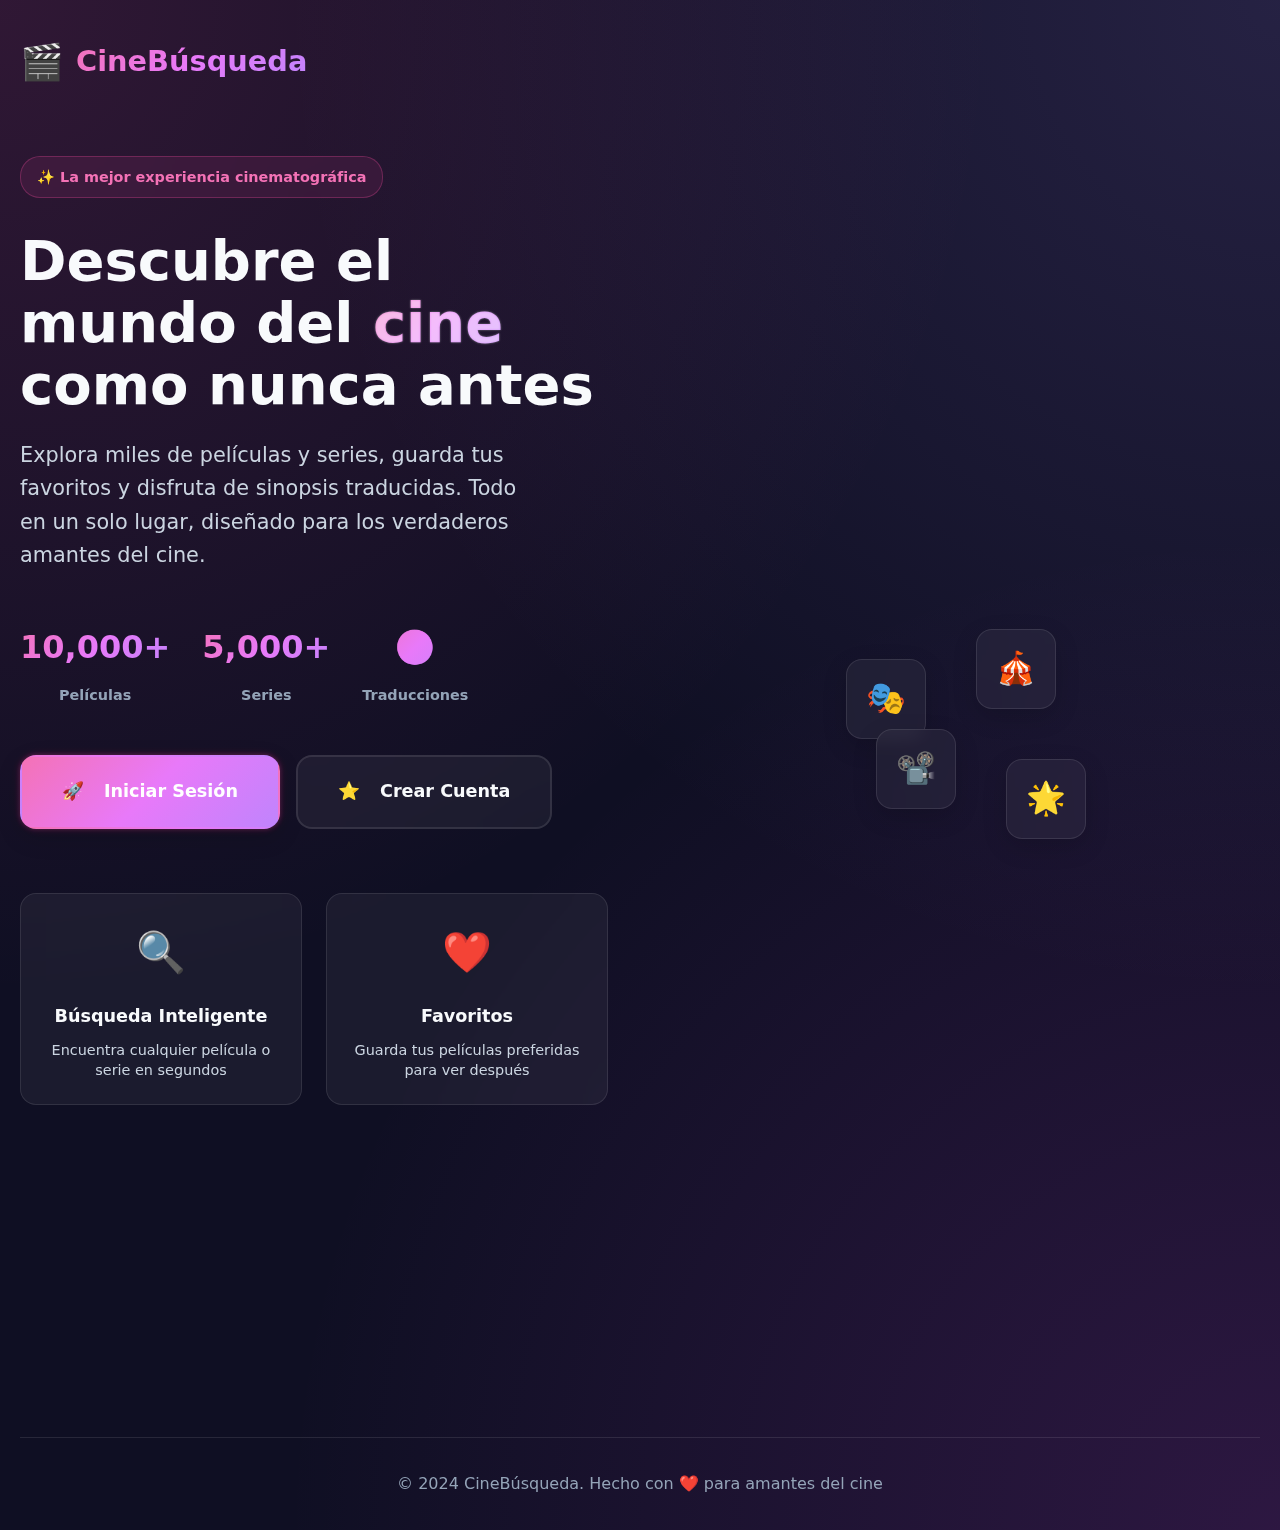
<file: index.html>
<!DOCTYPE html>
<html lang="es">
  <head>
    <meta charset="UTF-8" />
    <meta name="viewport" content="width=device-width, initial-scale=1.0" />
    <title>Buscador de Películas y Series</title>
    <link rel="stylesheet" href="sources/styles/style.css" />
  </head>
  <body class="landing-body">
    <!-- Fondo animado con partículas -->
    <div class="particles-container" id="particles"></div>

    <div class="landing-container">
      <!-- Header elegante -->
      <header class="landing-header">
        <div class="logo">
          <span class="logo-icon">🎬</span>
          <span class="logo-text">CineBúsqueda</span>
        </div>
      </header>

      <!-- Hero Section -->
      <main class="hero-section">
        <div class="hero-content">
          <div class="hero-badge">
            <span>✨ La mejor experiencia cinematográfica</span>
          </div>

          <h1 class="hero-title">
            Descubre el mundo del
            <span class="gradient-text">cine</span>
            como nunca antes
          </h1>

          <p class="hero-description">
            Explora miles de películas y series, guarda tus favoritos y disfruta
            de sinopsis traducidas. Todo en un solo lugar, diseñado para los
            verdaderos amantes del cine.
          </p>

          <!-- Estadísticas -->
          <div class="stats-container">
            <div class="stat-item">
              <div class="stat-number">10,000+</div>
              <div class="stat-label">Películas</div>
            </div>
            <div class="stat-item">
              <div class="stat-number">5,000+</div>
              <div class="stat-label">Series</div>
            </div>
            <div class="stat-item">
              <div class="stat-number">🌍</div>
              <div class="stat-label">Traducciones</div>
            </div>
          </div>

          <!-- Botones de acción -->
          <div class="hero-buttons">
            <a href="login.html" class="btn btn-primary">
              <span class="btn-icon">🚀</span>
              Iniciar Sesión
            </a>
            <a href="register.html" class="btn btn-secondary">
              <span class="btn-icon">⭐</span>
              Crear Cuenta
            </a>
          </div>

          <!-- Características -->
          <div class="features-grid">
            <div class="feature-card">
              <div class="feature-icon">🔍</div>
              <h3>Búsqueda Inteligente</h3>
              <p>Encuentra cualquier película o serie en segundos</p>
            </div>
            <div class="feature-card">
              <div class="feature-icon">❤️</div>
              <h3>Favoritos</h3>
              <p>Guarda tus películas preferidas para ver después</p>
            </div>
            <div class="feature-card">
              <div class="feature-icon">🌍</div>
              <h3>Traducciones</h3>
              <p>Sinopsis traducidas al español al instante</p>
            </div>
          </div>
        </div>

        <!-- Ilustración decorativa -->
        <div class="hero-visual">
          <div class="floating-cards">
            <div class="card card-1">🎭</div>
            <div class="card card-2">🎪</div>
            <div class="card card-3">📽️</div>
            <div class="card card-4">🌟</div>
          </div>
        </div>
      </main>

      <!-- Footer -->
      <footer class="landing-footer">
        <p>© 2024 CineBúsqueda. Hecho con ❤️ para amantes del cine</p>
      </footer>
    </div>

    <script src="sources/scripts/landing.js"></script>
  </body>
</html>
</file>
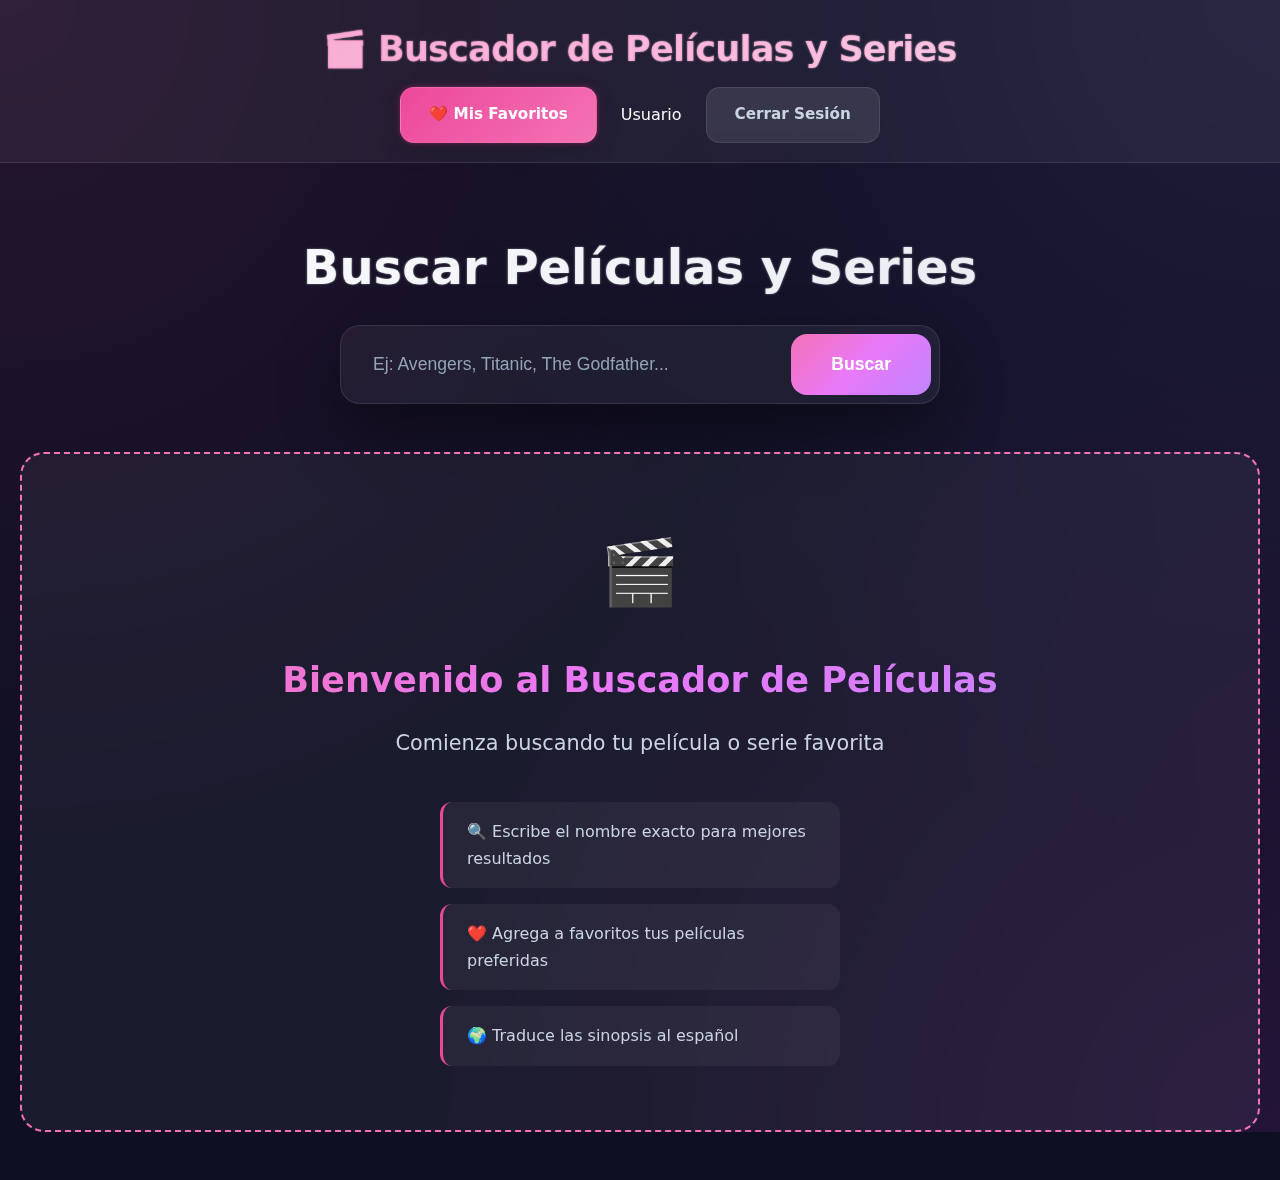
<file: dashboard.html>
<!DOCTYPE html>
<html lang="es">
  <head>
    <meta charset="UTF-8" />
    <meta name="viewport" content="width=device-width, initial-scale=1.0" />
    <title>Dashboard - Buscador Películas y Series</title>
    <link rel="stylesheet" href="sources/styles/style.css" />
  </head>
  <body>
    <div class="dashboard-container">
      <header class="dashboard-header">
        <h1>🎬 Buscador de Películas y Series</h1>
        <div class="user-info">
          <a href="favorites.html" class="btn-favorites">❤️ Mis Favoritos</a>
          <span id="userName">Usuario</span>
          <a href="index.html" class="btn-logout">Cerrar Sesión</a>
        </div>
      </header>

      <main class="container">
        <div class="search-section">
          <h2>Buscar Películas y Series</h2>
          <div class="search-box">
            <input
              type="text"
              id="searchInput"
              placeholder="Ej: Avengers, Titanic, The Godfather..."
            />
            <button id="searchBtn">Buscar</button>
          </div>
        </div>

        <div id="loading" style="display: none; text-align: center">
          <p>Buscando películas...</p>
        </div>

        <div id="movies-container" class="movies-grid">
          <p class="placeholder">
            Ingresa el nombre de una película para buscar
          </p>
        </div>
      </main>
    </div>

    <!-- Modal para sinopsis -->
    <div id="movieModal" class="modal">
      <div class="modal-content">
        <span class="close">&times;</span>
        <div id="modal-body">
          <!-- Aquí se cargará la información de la película -->
        </div>
      </div>
    </div>

    <script src="sources/scripts/dashboard.js" type="module"></script>

  </body>
</html>
</file>
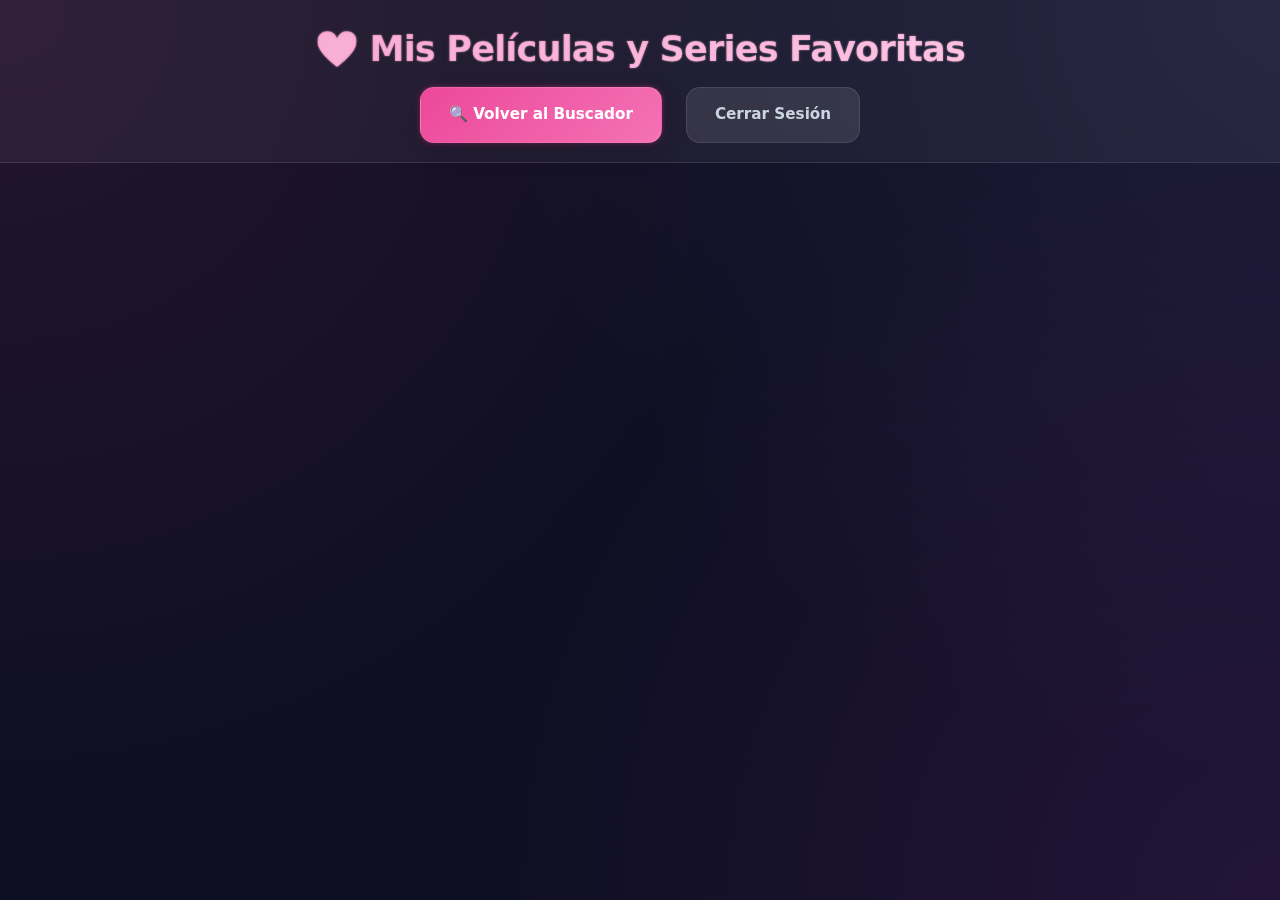
<file: favorites.html>
<!DOCTYPE html>
<html lang="es">
  <head>
    <meta charset="UTF-8" />
    <meta name="viewport" content="width=device-width, initial-scale=1.0" />
    <title>Mis Favoritos - Buscador Películas y Series</title>
    <link rel="stylesheet" href="sources/styles/style.css" />
  </head>
  <body>
    <div class="dashboard-container">
      <header class="dashboard-header">
        <h1>❤️ Mis Películas y Series Favoritas</h1>
        <div class="user-info">
          <a href="dashboard.html" class="btn-favorites"
            >🔍 Volver al Buscador</a
          >
          <a href="index.html" class="btn-logout">Cerrar Sesión</a>
        </div>
      </header>

      <main class="container">
        <div id="loading" style="display: none; text-align: center">
          <p>Cargando favoritos...</p>
        </div>

        <div id="favorites-container" class="movies-grid">
          <!-- Aquí se mostrarán los favoritos -->
        </div>

        <div
          id="no-favorites"
          style="display: none; text-align: center; padding: 40px"
        >
          <h3>No tienes películas o Series favoritas aún</h3>
          <p>¡Ve al buscador y agrega algunas!</p>
          <a
            href="dashboard.html"
            class="btn"
            style="
              display: inline-block;
              margin-top: 20px;
              padding: 10px 20px;
              background: #3498db;
              color: white;
              text-decoration: none;
              border-radius: 5px;
            "
            >Buscar Películas y Series</a
          >
        </div>
      </main>
    </div>

     <script src="sources/scripts/favorites.js" type="module"></script>

  </body>
</html>
</file>
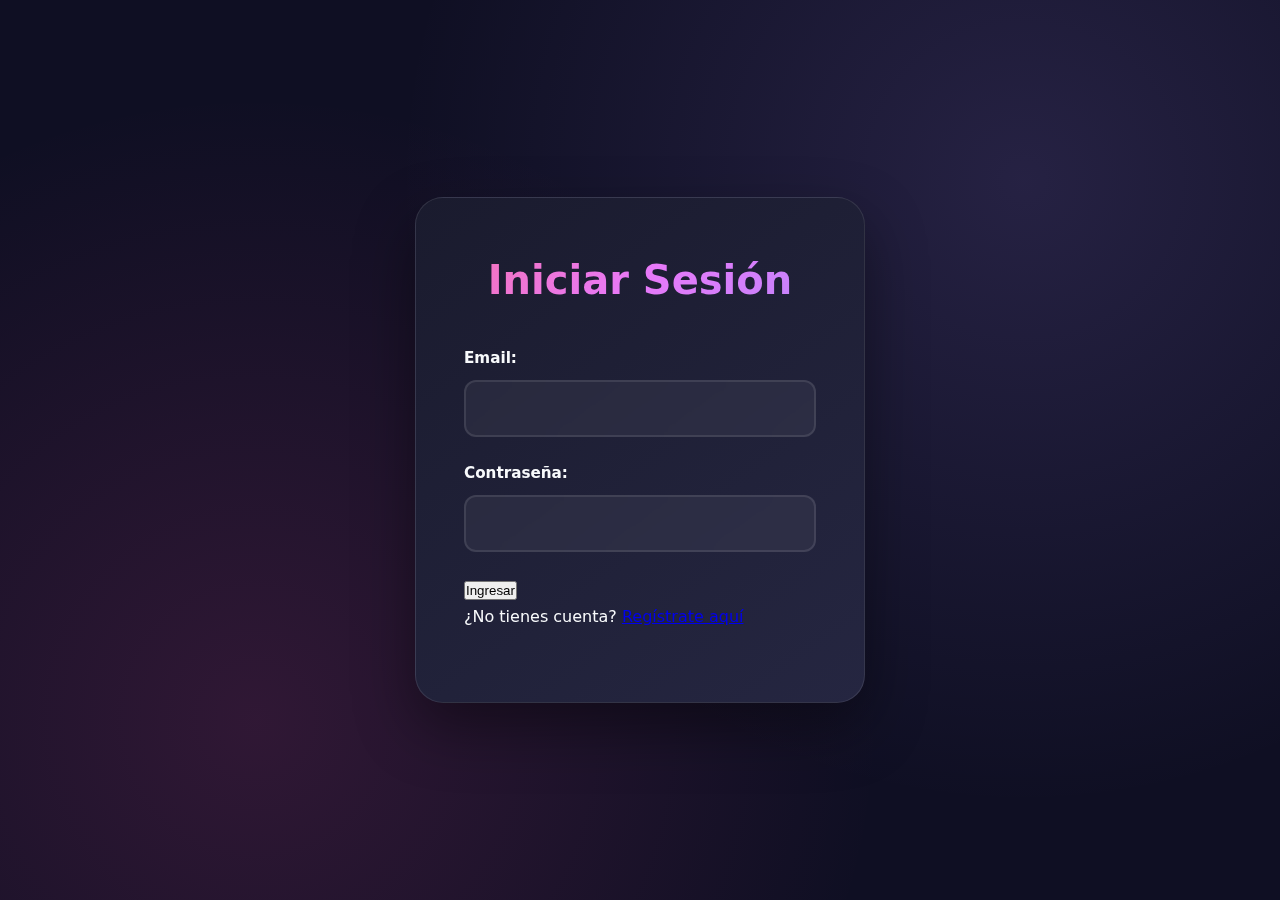
<file: login.html>
<!DOCTYPE html>
<html lang="es">
  <head>
    <meta charset="UTF-8" />
    <meta name="viewport" content="width=device-width, initial-scale=1.0" />
    <title>Login - Buscador Películas y Series</title>
    <link rel="stylesheet" href="sources/styles/style.css"/>
  </head>
  <body class="login-body">
    <div class="login-container">
      <h1>Iniciar Sesión</h1>
      <form id="loginForm">
        <div class="form-group">
          <label for="email">Email:</label>
          <input type="email" id="email" name="email" required />
        </div>
        <div class="form-group">
          <label for="password">Contraseña:</label>
          <input type="password" id="password" name="password" required />
        </div>
        <button type="submit">Ingresar</button>
      </form>
      <p>¿No tienes cuenta? <a href="register.html">Regístrate aquí</a></p>
      <div id="message"></div>
    </div>


    <script src="sources/lib/jquery/jquery.js"></script>
    <script src="sources/scripts/login.js" type="module"></script>
    
  </body>
</html>
</file>
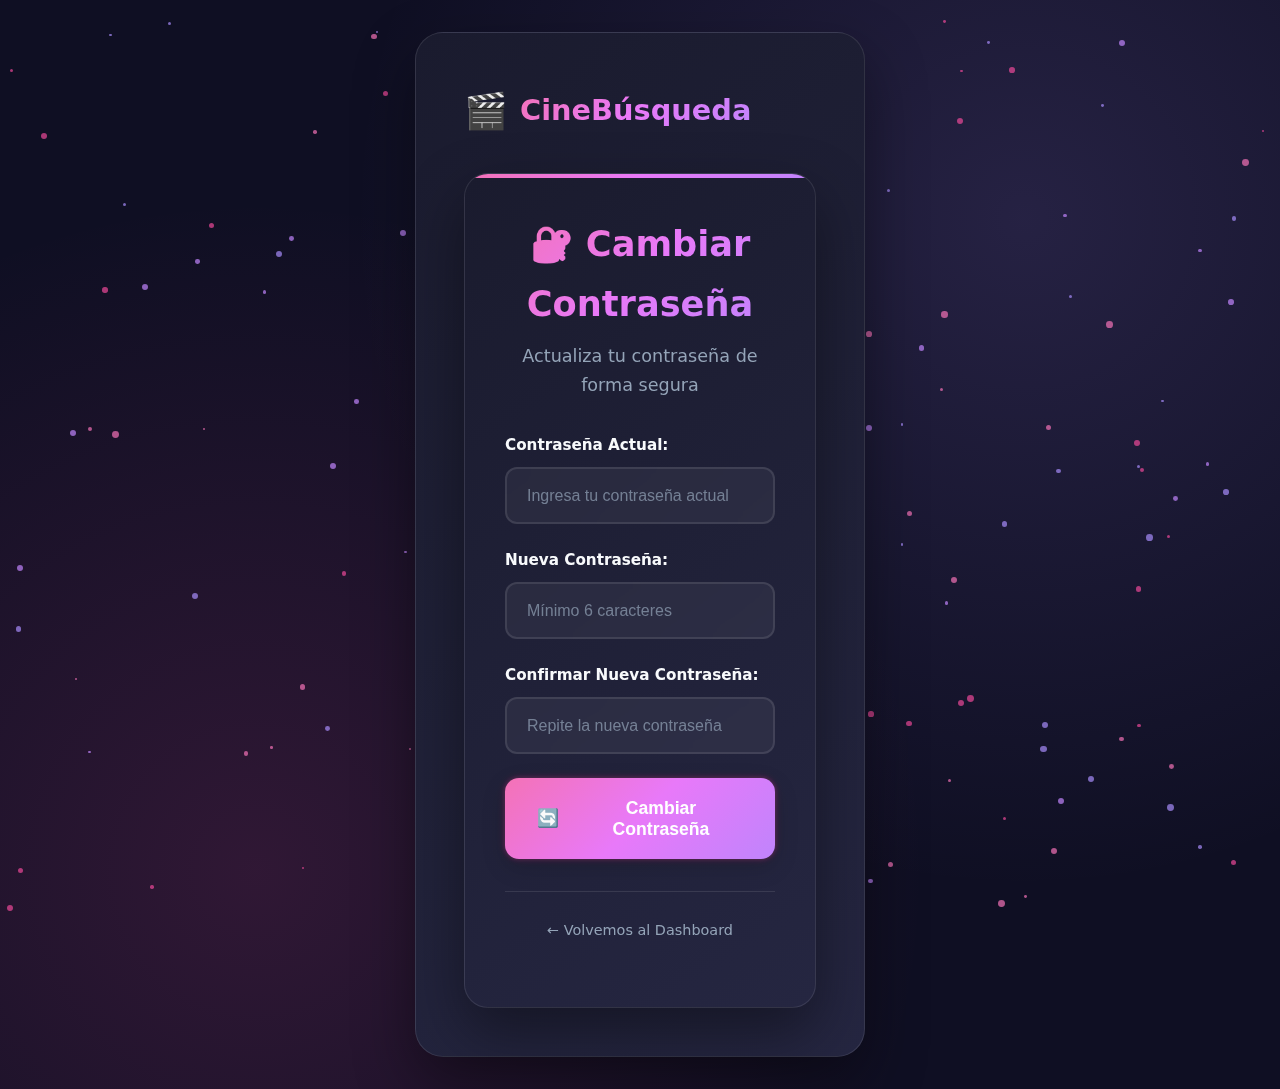
<file: password.html>
<!DOCTYPE html>
<html lang="es">
  <head>
    <meta charset="UTF-8" />
    <meta name="viewport" content="width=device-width, initial-scale=1.0" />
    <title>Cambiar Contraseña - Buscador Películas</title>
    <link rel="stylesheet" href="sources/styles/style.css" />
  </head>
  <body class="login-body">
    <!-- =============================================
         PÁGINA: Cambio de Contraseña
         Actualización segura de credenciales
         ============================================= -->

    <!-- Fondo animado -->
    <div class="particles-container" id="particles"></div>

    <div class="login-container">
      <!-- Header con logo -->
      <div class="login-header">
        <div class="logo">
          <span class="logo-icon">🎬</span>
          <span class="logo-text">CineBúsqueda</span>
        </div>
      </div>

      <!-- =============================================
           TARJETA: Formulario de Cambio de Contraseña
           Validación de contraseña actual y nueva
           ============================================= -->
      <div class="login-card">
        <h1>🔐 Cambiar Contraseña</h1>
        <p class="login-subtitle">Actualiza tu contraseña de forma segura</p>

        <!-- Formulario con tres campos de contraseña -->
        <form id="changePasswordForm">
          <div class="form-group">
            <label for="currentPassword">Contraseña Actual:</label>
            <input
              type="password"
              id="currentPassword"
              name="currentPassword"
              required
              placeholder="Ingresa tu contraseña actual"
            />
          </div>
          <div class="form-group">
            <label for="newPassword">Nueva Contraseña:</label>
            <input
              type="password"
              id="newPassword"
              name="newPassword"
              required
              minlength="6"
              placeholder="Mínimo 6 caracteres"
            />
          </div>
          <div class="form-group">
            <label for="confirmPassword">Confirmar Nueva Contraseña:</label>
            <input
              type="password"
              id="confirmPassword"
              name="confirmPassword"
              required
              placeholder="Repite la nueva contraseña"
            />
          </div>

          <!-- Botón de envío -->
          <button type="submit" class="btn-login">
            <span class="btn-icon">🔄</span>
            <span class="btn-text">Cambiar Contraseña</span>
            <div class="btn-loading"></div>
          </button>
        </form>

        <!-- Enlace de navegación -->
        <div class="login-links">
          <a href="dashboard.html" class="back-link">← Volvemos al Dashboard</a>
        </div>

        <!-- Contenedor para mensajes -->
        <div id="message"></div>
      </div>
    </div>

    <!-- Scripts específicos para cambio de contraseña -->
    <script src="sources/scripts/password.js"></script>
    <script src="sources/scripts/particles.js"></script>
  </body>
</html>
</file>
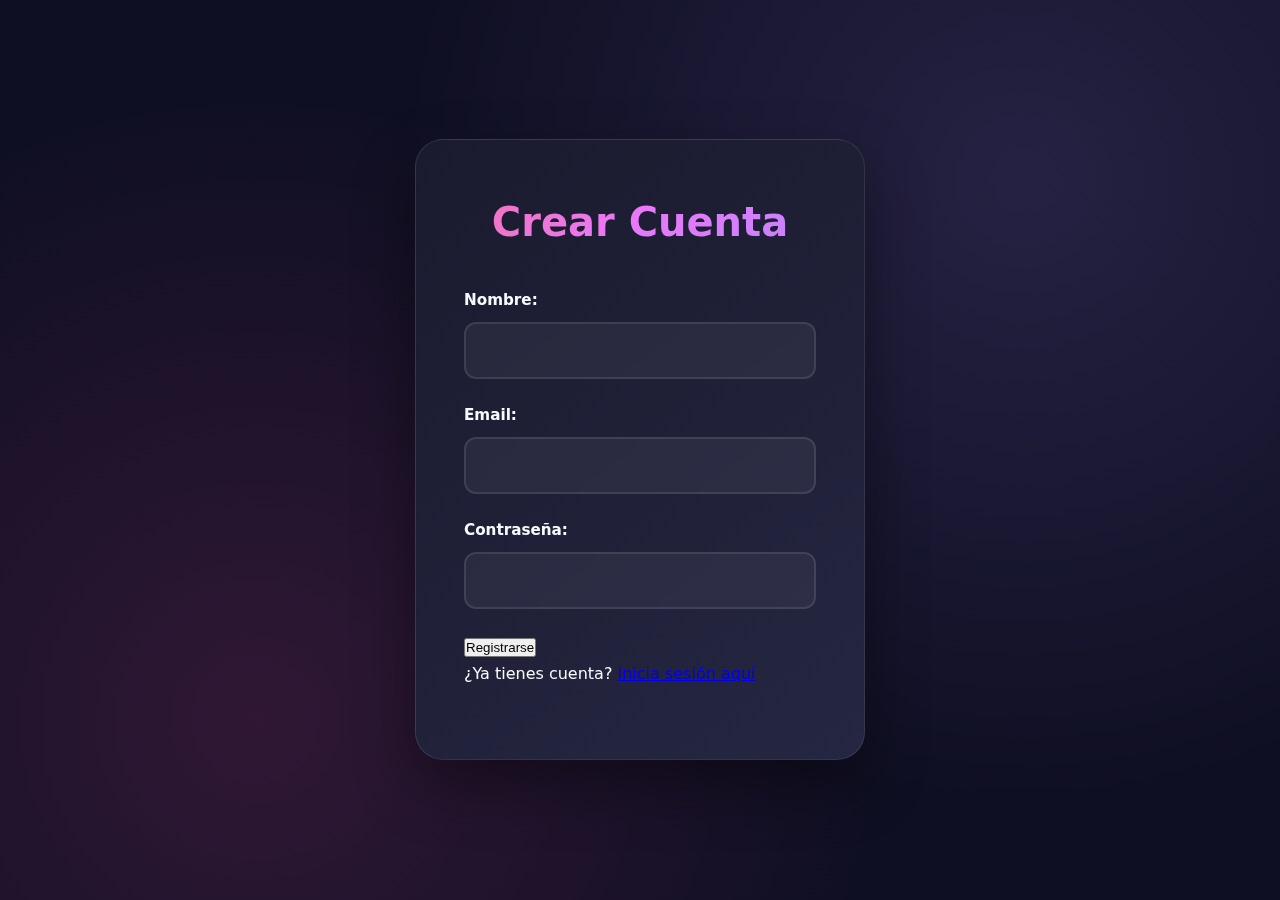
<file: register.html>
<!DOCTYPE html>
<html lang="es">
  <head>
    <meta charset="UTF-8" />
    <meta name="viewport" content="width=device-width, initial-scale=1.0" />
    <title>Registro - Buscador Películas y Series</title>
    <link rel="stylesheet" href="sources/styles/style.css" />
  </head>
  <body class="login-body">
    <div class="login-container">
      <h1>Crear Cuenta</h1>
      <form id="registerForm">
        <div class="form-group">
          <label for="nombre">Nombre:</label>
          <input type="text" id="nombre" name="nombre" required />
        </div>
        <div class="form-group">
          <label for="email">Email:</label>
          <input type="email" id="email" name="email" required />
        </div>
        <div class="form-group">
          <label for="password">Contraseña:</label>
          <input
            type="password"
            id="password"
            name="password"
            required
            minlength="6"
          />
        </div>
        <button type="submit">Registrarse</button>
      </form>
      <p>¿Ya tienes cuenta? <a href="login.html">Inicia sesión aquí</a></p>
      <div id="message"></div>
    </div>

    <script src="sources/scripts/register.js" type="module"></script>

  </body>
</html>
</file>
<file: sources/styles/style.css>
/*
====================================
  STYLO.CSS - MODERN DESIGN 2025+
  Tema Rosa Suave Elegante
====================================
*/

/* ===== 1. VARIABLES CSS MODERNAS (TEMA ROSA SUAVE) ===== */
:root {
  /* Colores rosa suaves y elegantes */
  --primary: #ec4899;
  --primary-dark: #db2777;
  --primary-light: #f472b6;
  --secondary: #a78bfa;
  --accent: #f59e0b;
  --danger: #ef4444;
  --success: #10b981;
  --warning: #f59e0b;

  /* Escala de grises moderna */
  --bg-dark: #0f0f23;
  --bg-card: #1a1b2e;
  --bg-surface: #252641;
  --text-primary: #f8fafc;
  --text-secondary: #cbd5e1;
  --text-muted: #94a4b8;
  --border: #334155;

  /* Gradientes modernos en rosa suave */
  --gradient-primary: linear-gradient(
    135deg,
    #ec4899 0%,
    #d946ef 50%,
    #a78bfa 100%
  );
  --gradient-soft: linear-gradient(
    135deg,
    #f472b6 0%,
    #e879f9 50%,
    #c084fc 100%
  );
  --gradient-dark: linear-gradient(135deg, #1a1b2e 0%, #252641 100%);
  --gradient-card: linear-gradient(145deg, #1a1b2e 0%, #252641 100%);

  /* Efectos glassmorphism */
  --glass: rgba(255, 255, 255, 0.05);
  --glass-border: rgba(255, 255, 255, 0.1);
  --glass-shadow: 0 8px 32px 0 rgba(0, 0, 0, 0.36);

  /* Sombras modernas */
  --shadow-sm: 0 2px 4px rgba(0, 0, 0, 0.1);
  --shadow-md: 0 8px 25px rgba(0, 0, 0, 0.15);
  --shadow-lg: 0 20px 50px rgba(0, 0, 0, 0.3);
  --shadow-xl: 0 25px 60px rgba(0, 0, 0, 0.4);

  /* Efectos de brillo/neón en rosa */
  --neon-sm: 0 0 5px rgba(236, 72, 153, 0.3), 0 0 10px rgba(219, 39, 119, 0.2);
  --neon-md: 0 0 15px rgba(236, 72, 153, 0.4), 0 0 30px rgba(219, 39, 119, 0.3);
  --neon-text: 0 0 2px rgba(255, 255, 255, 0.5);

  /* Animaciones */
  --bounce: cubic-bezier(0.68, -0.55, 0.265, 1.55);
  --spring: cubic-bezier(0.175, 0.885, 0.32, 1.275);
  --transition: all 0.35s var(--spring);
  --transition-slow: all 0.6s var(--spring);
}

/* ===== 2. RESET MODERNO ===== */
* {
  margin: 0;
  padding: 0;
  box-sizing: border-box;
}

html {
  scroll-behavior: smooth;
}

body {
  font-family: "Inter", "Segoe UI", system-ui, -apple-system, sans-serif;
  background: var(--bg-dark);
  color: var(--text-primary);
  line-height: 1.7;
  min-height: 100vh;
  overflow-x: hidden;
  font-weight: 400;
}

/* ===== 3. LAYOUT PRINCIPAL ===== */
.dashboard-container {
  min-height: 100vh;
  background: radial-gradient(
      circle at 0% 0%,
      rgba(236, 72, 153, 0.1) 0%,
      transparent 50%
    ),
    radial-gradient(
      circle at 100% 0%,
      rgba(167, 139, 250, 0.1) 0%,
      transparent 50%
    ),
    radial-gradient(
      circle at 100% 100%,
      rgba(216, 70, 239, 0.1) 0%,
      transparent 50%
    ),
    var(--bg-dark);
}

.container {
  max-width: 1400px;
  margin: 0 auto;
  padding: 0 20px;
}

/* ===== 4. HEADER MODERNO 2025 ===== */
.dashboard-header {
  background: var(--glass);
  backdrop-filter: blur(20px);
  border-bottom: 1px solid var(--glass-border);
  padding: 1.2rem 0;
  position: sticky;
  top: 0;
  z-index: 1000;
  animation: slideDown 0.5s var(--bounce);
}

@keyframes slideDown {
  from {
    transform: translateY(-100%);
    opacity: 0;
  }
  to {
    transform: translateY(0);
    opacity: 1;
  }
}

.dashboard-header h1 {
  background: var(--gradient-soft);
  -webkit-background-clip: text;
  -webkit-text-fill-color: transparent;
  background-clip: text;
  font-size: 2.2rem;
  font-weight: 800;
  letter-spacing: -0.025em;
  text-align: center;
  margin-bottom: 0.5rem;
  text-shadow: var(--neon-text);
}

.user-info {
  display: flex;
  justify-content: center;
  align-items: center;
  gap: 1.5rem;
  flex-wrap: wrap;
}

/* ===== 5. BOTONES MODERNOS 2025 (MEJORADOS) ===== */
.btn-favorites,
.btn-logout {
  padding: 0.875rem 1.75rem;
  border-radius: 14px;
  text-decoration: none;
  font-weight: 600;
  font-size: 0.95rem;
  transition: var(--transition-slow);
  border: 1px solid var(--glass-border);
  backdrop-filter: blur(10px);
  position: relative;
  overflow: hidden;
  display: inline-flex;
  align-items: center;
  gap: 0.5rem;
}

.btn-favorites {
  background: linear-gradient(
    135deg,
    var(--primary) 0%,
    var(--primary-light) 100%
  );
  color: white;
  box-shadow: var(--shadow-md), var(--neon-sm);
}

.btn-favorites::before {
  content: "";
  position: absolute;
  top: 0;
  left: -100%;
  width: 100%;
  height: 100%;
  background: linear-gradient(
    90deg,
    transparent,
    rgba(255, 255, 255, 0.4) 0%,
    rgba(255, 255, 255, 0.2) 50%,
    transparent 100%
  );
  transition: left 0.8s var(--spring);
}

.btn-favorites:hover::before {
  left: 100%;
}

.btn-favorites:hover {
  transform: translateY(-5px) scale(1.02);
  box-shadow: var(--shadow-xl), var(--neon-md);
}

.btn-logout {
  background: var(--glass);
  color: var(--text-secondary);
  transition: var(--transition);
}

.btn-logout:hover {
  background: rgba(239, 68, 68, 0.15);
  color: #ff6b6b;
  border-color: rgba(239, 68, 68, 0.5);
  transform: translateY(-3px) scale(1.01);
  box-shadow: 0 5px 15px rgba(239, 68, 68, 0.2);
}

/* ===== 6. SECCIÓN DE BÚSQUEDA MODERNA (MEJORADA) ===== */
.search-section {
  text-align: center;
  margin: 4rem 0 3rem;
  animation: fadeInUp 0.8s var(--bounce);
}

@keyframes fadeInUp {
  from {
    opacity: 0;
    transform: translateY(30px);
  }
  to {
    opacity: 1;
    transform: translateY(0);
  }
}

.search-section h2 {
  font-size: 3rem;
  font-weight: 800;
  margin-bottom: 1rem;
  background: linear-gradient(
    135deg,
    var(--text-primary) 0%,
    var(--text-secondary) 100%
  );
  -webkit-background-clip: text;
  -webkit-text-fill-color: transparent;
  background-clip: text;
  text-shadow: var(--neon-text);
}

.search-section p {
  color: var(--text-muted);
  font-size: 1.2rem;
  margin-bottom: 2rem;
}

.search-box {
  display: flex;
  max-width: 600px;
  margin: 0 auto;
  gap: 0.75rem;
  background: var(--glass);
  backdrop-filter: blur(10px);
  border: 1px solid var(--glass-border);
  border-radius: 20px;
  padding: 0.5rem;
  box-shadow: var(--shadow-xl);
}

#searchInput {
  flex: 1;
  padding: 1.25rem 1.5rem;
  border: none;
  border-radius: 16px;
  background: transparent;
  color: var(--text-primary);
  font-size: 1.1rem;
  transition: var(--transition);
}

#searchInput:focus {
  outline: none;
  background: rgba(255, 255, 255, 0.08);
  border: 1px solid var(--primary);
  box-shadow: 0 0 0 3px rgba(236, 72, 153, 0.2),
    inset 0 0 5px rgba(0, 0, 0, 0.5);
  transform: scale(1.01);
}

#searchInput::placeholder {
  color: var(--text-muted);
}

#searchBtn {
  padding: 1.25rem 2.5rem;
  background: var(--gradient-soft);
  border: none;
  border-radius: 16px;
  color: white;
  font-weight: 700;
  cursor: pointer;
  transition: var(--transition);
  position: relative;
  overflow: hidden;
  font-size: 1.1rem;
}

#searchBtn::before {
  content: "";
  position: absolute;
  top: 0;
  left: -100%;
  width: 100%;
  height: 100%;
  background: linear-gradient(
    90deg,
    transparent,
    rgba(255, 255, 255, 0.3),
    transparent
  );
  transition: left 0.6s;
}

#searchBtn:hover::before {
  left: 100%;
}

#searchBtn:hover {
  transform: translateY(-4px) scale(1.04) rotate(1deg);
  box-shadow: var(--shadow-xl), var(--neon-md);
}

/* ===== 7. GRID DE PELÍCULAS MODERNO (MEJORADO) ===== */
.movies-grid {
  display: grid;
  grid-template-columns: repeat(auto-fill, minmax(300px, 1fr));
  gap: 2.5rem;
  margin: 3rem 0;
}

.movie-card {
  background: var(--gradient-card);
  border-radius: 24px;
  padding: 1.5rem;
  transition: var(--transition);
  border: 1px solid var(--glass-border);
  backdrop-filter: blur(10px);
  position: relative;
  overflow: hidden;
  cursor: pointer;
  animation: fadeIn 0.6s ease-out;
  transform-origin: center;
  will-change: transform, box-shadow;
}

@keyframes fadeIn {
  from {
    opacity: 0;
    transform: scale(0.9);
  }
  to {
    opacity: 1;
    transform: scale(1);
  }
}

.movie-card::before {
  content: "";
  position: absolute;
  top: 0;
  left: 0;
  right: 0;
  height: 4px;
  background: var(--gradient-soft);
  transform: scaleX(0);
  transition: var(--transition);
}

.movie-card:hover::before {
  transform: scaleX(1);
}

.movie-card:hover {
  transform: translateY(-15px) scale(1.04) rotateX(2deg);
  box-shadow: var(--shadow-xl), var(--neon-sm), 0 0 0 1px var(--primary-light);
}

.movie-card img {
  width: 100%;
  height: 380px;
  object-fit: cover;
  border-radius: 16px;
  margin-bottom: 1.5rem;
  transition: var(--transition);
  filter: brightness(0.9);
}

.movie-card:hover img {
  transform: scale(1.05);
  filter: brightness(1.15) saturate(1.1);
}

.movie-card h3 {
  font-size: 1.4rem;
  font-weight: 700;
  margin-bottom: 0.75rem;
  color: var(--text-primary);
  line-height: 1.3;
  height: 3.6em;
  overflow: hidden;
  display: -webkit-box;
  -webkit-line-clamp: 2;
  -webkit-box-orient: vertical;
}

.movie-card p {
  color: var(--text-secondary);
  font-size: 1rem;
  margin-bottom: 0.5rem;
  display: flex;
  align-items: center;
  gap: 0.5rem;
}

.movie-card p strong {
  color: var(--text-primary);
  font-weight: 600;
}

/* ===== 8. BOTÓN FAVORITO MODERNO (MEJORADO) ===== */
.btn-favorite {
  width: 100%;
  padding: 1rem 1.5rem;
  margin-top: 1rem;
  background: transparent;
  border: 2px solid var(--glass-border);
  border-radius: 14px;
  color: var(--text-secondary);
  font-weight: 700;
  cursor: pointer;
  transition: var(--transition);
  display: flex;
  align-items: center;
  justify-content: center;
  gap: 0.75rem;
  font-size: 1rem;
  position: relative;
  overflow: hidden;
}

.btn-favorite::before {
  content: "";
  position: absolute;
  top: 50%;
  left: 50%;
  width: 0;
  height: 0;
  background: rgba(236, 72, 153, 0.1);
  border-radius: 50%;
  transition: all 0.4s var(--spring);
  transform: translate(-50%, -50%);
}

.btn-favorite:hover::before {
  width: 300px;
  height: 300px;
}

.btn-favorite:hover {
  color: var(--primary-light);
  border-color: rgba(236, 72, 153, 0.7);
  transform: translateY(-4px) scale(1.01);
  box-shadow: 0 15px 30px rgba(236, 72, 153, 0.3);
}

/* ===== 9. MODAL MODERNO (MEJORADO) ===== */
.modal {
  display: none;
  position: fixed;
  z-index: 2000;
  left: 0;
  top: 0;
  width: 100%;
  height: 100%;
  background: rgba(0, 0, 0, 0.85);
  backdrop-filter: blur(14px);
  animation: fadeIn 0.3s ease;
}

.modal-content {
  background: var(--gradient-card);
  border: 1px solid var(--glass-border);
  border-radius: 28px;
  width: 90%;
  max-width: 900px;
  margin: 3rem auto;
  position: relative;
  animation: modalSlideIn 0.5s var(--bounce);
  overflow: hidden;
  box-shadow: var(--shadow-xl);
}

@keyframes modalSlideIn {
  from {
    opacity: 0;
    transform: scale(0.75) translateY(-50px);
  }
  to {
    opacity: 1;
    transform: scale(1) translateY(0);
  }
}

.close {
  position: absolute;
  right: 1.5rem;
  top: 1.2rem;
  font-size: 2.2rem;
  color: var(--text-muted);
  cursor: pointer;
  z-index: 10;
  transition: var(--transition-slow);
  width: 45px;
  height: 45px;
  border-radius: 50%;
  display: flex;
  align-items: center;
  justify-content: center;
  background: var(--glass);
  backdrop-filter: blur(10px);
  border: 1px solid transparent;
}

.close:hover {
  color: var(--primary-light);
  background: rgba(236, 72, 153, 0.15);
  transform: rotate(180deg) scale(1.1);
  border: 1px solid var(--primary-light);
}

#modal-body {
  padding: 2.5rem;
  max-height: 85vh;
  overflow-y: auto;
}

/* ===== 10. DETALLES DE PELÍCULA EN MODAL (MEJORADO) ===== */
.movie-details {
  display: grid;
  grid-template-columns: 320px 1fr;
  gap: 2.5rem;
  margin-bottom: 2.5rem;
}

.movie-details img {
  width: 100%;
  border-radius: 20px;
  box-shadow: var(--shadow-xl);
  transition: var(--transition-slow);
}

.movie-details img:hover {
  transform: scale(1.05);
  box-shadow: var(--shadow-xl), var(--neon-sm);
}

.movie-info h2 {
  font-size: 2.5rem;
  font-weight: 800;
  margin-bottom: 1.5rem;
  background: var(--gradient-soft);
  -webkit-background-clip: text;
  -webkit-text-fill-color: transparent;
  background-clip: text;
  line-height: 1.2;
  text-shadow: 0 0 5px rgba(255, 255, 255, 0.4);
}

.movie-meta {
  display: grid;
  gap: 0.75rem;
}

.movie-meta p {
  color: var(--text-secondary);
  font-size: 1.1rem;
  display: flex;
  align-items: center;
  gap: 0.5rem;
}

.movie-meta p strong {
  color: var(--text-primary);
  font-weight: 600;
  min-width: 120px;
}

.rating {
  background: var(--gradient-soft);
  padding: 0.75rem 1.5rem;
  border-radius: 12px;
  color: white;
  font-weight: 700;
  display: inline-flex;
  align-items: center;
  gap: 0.5rem;
  margin-top: 1rem;
  box-shadow: var(--shadow-md), var(--neon-sm);
  transition: var(--transition);
}

.rating:hover {
  transform: scale(1.05) rotate(-1deg);
}

.plot {
  background: var(--glass);
  padding: 2rem;
  border-radius: 20px;
  border: 1px solid var(--glass-border);
  margin-bottom: 2rem;
  backdrop-filter: blur(10px);
}

.plot h3 {
  color: var(--text-primary);
  margin-bottom: 1.2rem;
  font-size: 1.5rem;
  font-weight: 700;
  display: flex;
  align-items: center;
  gap: 0.75rem;
}

.plot p {
  color: var(--text-secondary);
  line-height: 1.8;
  font-size: 1.1rem;
}

/* ===== 11. ESTADOS DE CARGA MODERNOS (MEJORADO) ===== */
#loading {
  text-align: center;
  padding: 4rem;
}

.loading-spinner {
  width: 60px;
  height: 60px;
  border: 4px solid var(--glass);
  border-top: 4px solid var(--primary);
  border-radius: 50%;
  animation: spin 0.8s var(--spring) infinite;
  margin: 0 auto 1.5rem;
}

@keyframes spin {
  0% {
    transform: rotate(0deg);
  }
  100% {
    transform: rotate(360deg);
  }
}

#loading p {
  font-size: 1.3rem;
  color: var(--text-secondary);
  font-weight: 600;
  text-shadow: var(--neon-text);
}

.placeholder {
  text-align: center;
  color: var(--text-muted);
  font-size: 1.4rem;
  padding: 5rem;
  grid-column: 1 / -1;
  background: var(--glass);
  border-radius: 20px;
  border: 2px dashed var(--primary-light);
  backdrop-filter: blur(10px);
  box-shadow: var(--shadow-md);
}

.message {
  text-align: center;
  padding: 2.5rem;
  background: var(--glass);
  border-radius: 20px;
  border: 1px solid var(--glass-border);
  color: var(--text-secondary);
  font-size: 1.2rem;
  backdrop-filter: blur(10px);
}

/* ===== 12. LOGIN MODERNO (MEJORADO) ===== */
.login-body {
  display: flex;
  justify-content: center;
  align-items: center;
  min-height: 100vh;
  background: radial-gradient(
      circle at 20% 80%,
      rgba(236, 72, 153, 0.1) 0%,
      transparent 50%
    ),
    radial-gradient(
      circle at 80% 20%,
      rgba(167, 139, 250, 0.1) 0%,
      transparent 50%
    ),
    var(--bg-dark);
  padding: 2rem;
}

.login-container {
  background: var(--gradient-card);
  padding: 3rem;
  border-radius: 28px;
  box-shadow: var(--shadow-xl);
  width: 100%;
  max-width: 450px;
  border: 1px solid var(--glass-border);
  backdrop-filter: blur(20px);
  animation: fadeInUp 0.8s var(--bounce);
  will-change: transform, opacity;
  z-index: 9999;
}

.login-container h1 {
  text-align: center;
  margin-bottom: 2rem;
  color: var(--text-primary);
  font-size: 2.5rem;
  font-weight: 800;
  background: var(--gradient-soft);
  -webkit-background-clip: text;
  -webkit-text-fill-color: transparent;
  background-clip: text;
}

.form-group {
  margin-bottom: 1.5rem;
  position: relative;
}

.form-group label {
  display: block;
  margin-bottom: 0.75rem;
  font-weight: 600;
  color: var(--text-primary);
  font-size: 1rem;
}

.form-group input {
  width: 100%;
  padding: 1.25rem 1.5rem;
  border: 2px solid var(--glass-border);
  border-radius: 14px;
  font-size: 1.1rem;
  background: var(--glass);
  color: var(--text-primary);
  transition: var(--transition);
  backdrop-filter: blur(10px);
}

.form-group input:focus {
  outline: none;
  border-color: var(--primary);
  background: rgba(255, 255, 255, 0.08);
  box-shadow: 0 0 0 3px rgba(236, 72, 153, 0.2),
    inset 0 0 5px rgba(0, 0, 0, 0.5);
  transform: translateY(-2px);
}

.form-group input::placeholder {
  color: var(--text-muted);
}

.login-btn {
  width: 100%;
  padding: 1.25rem 2rem;
  background: var(--gradient-soft);
  color: white;
  border: none;
  border-radius: 14px;
  font-size: 1.1rem;
  font-weight: 700;
  cursor: pointer;
  transition: var(--transition);
  position: relative;
  overflow: hidden;
  margin-top: 1rem;
  box-shadow: var(--shadow-md);
}

.login-btn::before {
  content: "";
  position: absolute;
  top: 0;
  left: -100%;
  width: 100%;
  height: 100%;
  background: linear-gradient(
    90deg,
    transparent,
    rgba(255, 255, 255, 0.4),
    transparent
  );
  transition: left 0.8s var(--spring);
}

.login-btn:hover::before {
  left: 100%;
}

.login-btn:hover {
  transform: translateY(-4px);
  box-shadow: var(--shadow-xl), var(--neon-sm);
}

/* ===== 13. RESPONSIVE DESIGN ===== */
@media (max-width: 768px) {
  .dashboard-header h1 {
    font-size: 1.8rem;
  }

  .user-info {
    flex-direction: column;
    gap: 1rem;
  }

  .search-section h2 {
    font-size: 2.2rem;
  }

  .search-box {
    flex-direction: column;
    padding: 0.75rem;
  }

  .movies-grid {
    grid-template-columns: 1fr;
    gap: 2rem;
  }

  .movie-details {
    grid-template-columns: 1fr;
    text-align: center;
  }

  .movie-details img {
    margin: 0 auto 1.5rem;
    max-width: 320px;
  }

  .modal-content {
    margin: 1rem auto;
    width: 95%;
  }

  #modal-body {
    padding: 1.5rem;
  }

  .login-container {
    padding: 2rem;
    margin: 1rem;
  }
}

@media (max-width: 480px) {
  .container {
    padding: 0 15px;
  }

  .movie-card {
    padding: 1.25rem;
  }

  .movie-card img {
    height: 320px;
  }

  .search-section h2 {
    font-size: 1.8rem;
  }
}

/* ===== 14. SCROLLBAR PERSONALIZADO ===== */
::-webkit-scrollbar {
  width: 10px;
}

::-webkit-scrollbar-track {
  background: var(--bg-card);
  border-radius: 10px;
}

::-webkit-scrollbar-thumb {
  background: var(--gradient-soft);
  border-radius: 10px;
  border: 2px solid var(--bg-card);
  transition: all 0.3s ease;
}

::-webkit-scrollbar-thumb:hover {
  background: var(--primary-light);
  border-color: var(--primary-dark);
}

/* ===== 15. EFECTOS DE PARTÍCULAS (OPCIONAL) ===== */
.particles-container {
  position: fixed;
  top: 0;
  left: 0;
  width: 100%;
  height: 100%;
  pointer-events: none;
  z-index: -1;
}

.particle {
  position: absolute;
  background: var(--gradient-soft);
  border-radius: 50%;
  animation: float 8s ease-in-out infinite;
}

@keyframes float {
  0%,
  100% {
    transform: translateY(0px) rotate(0deg) scale(1);
  }
  50% {
    transform: translateY(-30px) rotate(180deg) scale(1.1);
  }
}

/* ===== 16. UTILITY CLASSES (MEJORADO) ===== */
.text-gradient {
  background: var(--gradient-soft);
  -webkit-background-clip: text;
  -webkit-text-fill-color: transparent;
  background-clip: text;
  text-shadow: var(--neon-text);
}

.glass-effect {
  background: var(--glass);
  backdrop-filter: blur(10px);
  border: 1px solid var(--glass-border);
  box-shadow: var(--glass-shadow);
}

.shadow-neon {
  box-shadow: var(--neon-md);
}
/* Botón eliminar mejorado para el tema rosa */
.btn-remove-theme {
  width: 100%;
  padding: 1rem 1.5rem;
  margin-top: 1rem;
  background: linear-gradient(
    135deg,
    rgba(236, 72, 153, 0.1) 0%,
    rgba(219, 39, 119, 0.15) 100%
  );
  backdrop-filter: blur(10px);
  border: 1.5px solid rgba(236, 72, 153, 0.3);
  border-radius: 12px;
  color: #f472b6;
  font-weight: 600;
  cursor: pointer;
  transition: all 0.35s cubic-bezier(0.175, 0.885, 0.32, 1.275);
  display: flex;
  align-items: center;
  justify-content: center;
  gap: 0.75rem;
  font-size: 1rem;
  position: relative;
  overflow: hidden;
}

.btn-remove-theme::before {
  content: "";
  position: absolute;
  top: 0;
  left: -100%;
  width: 100%;
  height: 100%;
  background: linear-gradient(
    90deg,
    transparent,
    rgba(236, 72, 153, 0.1),
    transparent
  );
  transition: left 0.6s cubic-bezier(0.175, 0.885, 0.32, 1.275);
}

.btn-remove-theme:hover::before {
  left: 100%;
}

.btn-remove-theme:hover {
  background: linear-gradient(
    135deg,
    rgba(236, 72, 153, 0.2) 0%,
    rgba(219, 39, 119, 0.25) 100%
  );
  border-color: rgba(236, 72, 153, 0.5);
  color: #f8bbd9;
  transform: translateY(-3px);
  box-shadow: 0 8px 25px rgba(236, 72, 153, 0.25);
}

.trash-icon {
  width: 18px;
  height: 18px;
  fill: currentColor;
}
/* ===== 17. ESTILOS PARA TRADUCCIÓN - TEMA ROSA OSCURO ===== */

/* Botones del modal - Manteniendo tu diseño */
.modal-actions {
  display: flex;
  gap: 1rem;
  margin-top: 2rem;
  flex-wrap: wrap;
}

.btn-translate {
  padding: 1rem 1.75rem;
  background: linear-gradient(
    135deg,
    rgba(167, 139, 250, 0.15) 0%,
    rgba(196, 181, 253, 0.2) 100%
  );
  backdrop-filter: blur(10px);
  border: 1.5px solid rgba(167, 139, 250, 0.4);
  border-radius: 14px;
  color: #c4b5fd;
  font-weight: 600;
  cursor: pointer;
  transition: all 0.35s cubic-bezier(0.175, 0.885, 0.32, 1.275);
  display: flex;
  align-items: center;
  justify-content: center;
  gap: 0.75rem;
  font-size: 1rem;
  position: relative;
  overflow: hidden;
  flex: 1;
  min-width: 200px;
}

.btn-translate::before {
  content: "";
  position: absolute;
  top: 0;
  left: -100%;
  width: 100%;
  height: 100%;
  background: linear-gradient(
    90deg,
    transparent,
    rgba(167, 139, 250, 0.2),
    transparent
  );
  transition: left 0.8s cubic-bezier(0.175, 0.885, 0.32, 1.275);
}

.btn-translate:hover::before {
  left: 100%;
}

.btn-translate:hover {
  background: linear-gradient(
    135deg,
    rgba(167, 139, 250, 0.25) 0%,
    rgba(196, 181, 253, 0.3) 100%
  );
  border-color: rgba(167, 139, 250, 0.6);
  color: #ddd6fe;
  transform: translateY(-4px) scale(1.02);
  box-shadow: 0 12px 30px rgba(167, 139, 250, 0.25),
    0 0 15px rgba(167, 139, 250, 0.1);
}

/* Estado de traducción activo */
.btn-translate.active {
  background: linear-gradient(
    135deg,
    rgba(16, 185, 129, 0.2) 0%,
    rgba(52, 211, 153, 0.25) 100%
  );
  border-color: rgba(16, 185, 129, 0.5);
  color: #34d399;
  box-shadow: 0 0 20px rgba(16, 185, 129, 0.3);
}

/* Texto traducido - Estilo elegante para tema oscuro */
.plot p.translated {
  border-left: 3px solid #34d399;
  padding-left: 1.25rem;
  background: linear-gradient(
    90deg,
    rgba(16, 185, 129, 0.05) 0%,
    transparent 100%
  );
  border-radius: 0 12px 12px 0;
  margin: 1rem 0;
  padding: 1.25rem;
  position: relative;
  transition: all 0.4s cubic-bezier(0.175, 0.885, 0.32, 1.275);
  backdrop-filter: blur(5px);
}

/* Efecto de brillo sutil en texto traducido */
.plot p.translated::before {
  content: "";
  position: absolute;
  left: 0;
  top: 0;
  height: 100%;
  width: 3px;
  background: linear-gradient(180deg, #34d399 0%, #10b981 100%);
  border-radius: 3px;
  box-shadow: 0 0 10px rgba(16, 185, 129, 0.5);
}

.plot p.translated:hover {
  background: linear-gradient(
    90deg,
    rgba(16, 185, 129, 0.08) 0%,
    transparent 100%
  );
  transform: translateX(5px);
}

/* Loading para traducción - Estilo rosa */
.plot em {
  color: #c4b5fd;
  font-style: italic;
  background: linear-gradient(
    135deg,
    rgba(167, 139, 250, 0.1) 0%,
    rgba(196, 181, 253, 0.15) 100%
  );
  padding: 1rem 1.25rem;
  border-radius: 12px;
  display: inline-block;
  border: 1px dashed rgba(167, 139, 250, 0.4);
  backdrop-filter: blur(5px);
  animation: pulse 2s infinite;
}

@keyframes pulse {
  0%,
  100% {
    opacity: 1;
  }
  50% {
    opacity: 0.7;
  }
}

/* Indicador de texto traducido */
.translation-indicator {
  display: inline-block;
  background: linear-gradient(135deg, #10b981, #34d399);
  color: #0f172a;
  padding: 0.25rem 0.75rem;
  border-radius: 20px;
  font-size: 0.75rem;
  font-weight: 700;
  margin-left: 0.75rem;
  text-transform: uppercase;
  letter-spacing: 0.5px;
  box-shadow: 0 2px 10px rgba(16, 185, 129, 0.3);
}

/* Responsive para traducción */
@media (max-width: 768px) {
  .modal-actions {
    flex-direction: column;
  }

  .modal-actions button {
    width: 100%;
    min-width: auto;
  }

  .plot p.translated {
    margin: 0.75rem 0;
    padding: 1rem;
  }
}

/* Efecto de confeti para traducción exitosa */
@keyframes confetti {
  0% {
    transform: translateY(0) rotate(0deg);
    opacity: 1;
  }
  100% {
    transform: translateY(100vh) rotate(360deg);
    opacity: 0;
  }
}

.confetti {
  position: fixed;
  width: 10px;
  height: 10px;
  background: var(--gradient-soft);
  animation: confetti 3s ease-in-out forwards;
  pointer-events: none;
  z-index: 3000;
}
/* ===== 18. ESTILOS PARA INICIO MEJORADO ===== */

/* Título de sección popular */
.popular-section-title {
  text-align: center;
  margin-bottom: 3rem;
  grid-column: 1 / -1;
  animation: fadeInUp 0.8s var(--bounce);
}

.popular-section-title h2 {
  font-size: 2.5rem;
  font-weight: 800;
  margin-bottom: 1rem;
  background: var(--gradient-soft);
  -webkit-background-clip: text;
  -webkit-text-fill-color: transparent;
  background-clip: text;
}

.popular-section-title p {
  color: var(--text-muted);
  font-size: 1.2rem;
}

/* Loading para películas populares */
.loading-popular {
  grid-column: 1 / -1;
  text-align: center;
  padding: 4rem;
  background: var(--glass);
  border-radius: 20px;
  border: 1px solid var(--glass-border);
  backdrop-filter: blur(10px);
}

.loading-popular p {
  margin-top: 1.5rem;
  font-size: 1.3rem;
  color: var(--text-secondary);
  font-weight: 600;
}

/* Mensaje de bienvenida */
.welcome-message {
  grid-column: 1 / -1;
  text-align: center;
  padding: 4rem 2rem;
  background: var(--glass);
  border-radius: 24px;
  border: 2px dashed var(--primary-light);
  backdrop-filter: blur(15px);
  animation: fadeIn 0.8s ease-out;
}

.welcome-icon {
  font-size: 4rem;
  margin-bottom: 1.5rem;
  animation: bounce 2s infinite;
}

@keyframes bounce {
  0%,
  20%,
  50%,
  80%,
  100% {
    transform: translateY(0);
  }
  40% {
    transform: translateY(-10px);
  }
  60% {
    transform: translateY(-5px);
  }
}

.welcome-message h2 {
  font-size: 2.2rem;
  margin-bottom: 1rem;
  background: var(--gradient-soft);
  -webkit-background-clip: text;
  -webkit-text-fill-color: transparent;
  background-clip: text;
}

.welcome-message p {
  color: var(--text-secondary);
  font-size: 1.3rem;
  margin-bottom: 2.5rem;
}

.search-tips {
  display: grid;
  gap: 1rem;
  max-width: 400px;
  margin: 0 auto;
}

.tip {
  background: rgba(255, 255, 255, 0.05);
  padding: 1rem 1.5rem;
  border-radius: 12px;
  border-left: 3px solid var(--primary);
  color: var(--text-secondary);
  text-align: left;
  font-size: 1rem;
  transition: var(--transition);
}

.tip:hover {
  background: rgba(255, 255, 255, 0.08);
  transform: translateX(5px);
}

/* Efecto de gradiente animado en el fondo */
.dashboard-container::before {
  content: "";
  position: fixed;
  top: 0;
  left: 0;
  width: 100%;
  height: 100%;
  background: radial-gradient(
      circle at 20% 80%,
      rgba(236, 72, 153, 0.15) 0%,
      transparent 50%
    ),
    radial-gradient(
      circle at 80% 20%,
      rgba(167, 139, 250, 0.15) 0%,
      transparent 50%
    ),
    radial-gradient(
      circle at 40% 40%,
      rgba(245, 158, 11, 0.1) 0%,
      transparent 50%
    );
  z-index: -1;
  animation: gradientShift 8s ease-in-out infinite;
}

@keyframes gradientShift {
  0%,
  100% {
    transform: scale(1);
  }
  50% {
    transform: scale(1.05);
  }
}

/* Tarjetas de películas populares con efecto especial */
.movies-grid .movie-card:nth-child(-n + 6) {
  animation: stagger 0.6s ease-out forwards;
  opacity: 0;
  transform: translateY(20px);
}

@keyframes stagger {
  to {
    opacity: 1;
    transform: translateY(0);
  }
}

/* Aplica delay a cada tarjeta */
.movies-grid .movie-card:nth-child(1) {
  animation-delay: 0.1s;
}
.movies-grid .movie-card:nth-child(2) {
  animation-delay: 0.2s;
}
.movies-grid .movie-card:nth-child(3) {
  animation-delay: 0.3s;
}
.movies-grid .movie-card:nth-child(4) {
  animation-delay: 0.4s;
}
.movies-grid .movie-card:nth-child(5) {
  animation-delay: 0.5s;
}
.movies-grid .movie-card:nth-child(6) {
  animation-delay: 0.6s;
}
/* Estilo para el botón de cambiar contraseña */
.btn-favorites[href="password.html"] {
  background: linear-gradient(
    135deg,
    rgba(245, 158, 11, 0.8) 0%,
    rgba(245, 158, 11, 0.6) 100%
  );
  border-color: rgba(245, 158, 11, 0.4);
}

.btn-favorites[href="password.html"]:hover {
  background: linear-gradient(
    135deg,
    rgba(245, 158, 11, 0.9) 0%,
    rgba(245, 158, 11, 0.7) 100%
  );
  border-color: rgba(245, 158, 11, 0.6);
}

/* ===== 19. ESTILOS PARA LANDING PAGE ===== */

.landing-body {
  min-height: 100vh;
  background: radial-gradient(
      circle at 0% 0%,
      rgba(236, 72, 153, 0.15) 0%,
      transparent 50%
    ),
    radial-gradient(
      circle at 100% 0%,
      rgba(167, 139, 250, 0.15) 0%,
      transparent 50%
    ),
    radial-gradient(
      circle at 100% 100%,
      rgba(216, 70, 239, 0.15) 0%,
      transparent 50%
    ),
    var(--bg-dark);
  overflow-x: hidden;
}

.landing-container {
  min-height: 100vh;
  display: flex;
  flex-direction: column;
  max-width: 1400px;
  margin: 0 auto;
  padding: 0 20px;
  position: relative;
  z-index: 2;
}

/* Header de landing */
.landing-header {
  padding: 2rem 0;
  display: flex;
  justify-content: space-between;
  align-items: center;
  animation: fadeInDown 0.8s var(--bounce);
}

.logo {
  display: flex;
  align-items: center;
  gap: 0.75rem;
  font-weight: 800;
  font-size: 1.8rem;
}

.logo-icon {
  font-size: 2.2rem;
  animation: bounce 2s infinite;
}

.logo-text {
  background: var(--gradient-soft);
  -webkit-background-clip: text;
  -webkit-text-fill-color: transparent;
  background-clip: text;
}

/* Hero Section */
.hero-section {
  flex: 1;
  display: grid;
  grid-template-columns: 1fr 1fr;
  gap: 4rem;
  align-items: center;
  padding: 2rem 0;
  min-height: 80vh;
}

.hero-content {
  animation: fadeInLeft 0.8s var(--bounce);
}

.hero-badge {
  display: inline-block;
  background: rgba(236, 72, 153, 0.1);
  border: 1px solid rgba(236, 72, 153, 0.3);
  color: #f472b6;
  padding: 0.5rem 1rem;
  border-radius: 20px;
  font-size: 0.9rem;
  font-weight: 600;
  margin-bottom: 2rem;
  backdrop-filter: blur(10px);
}

.hero-title {
  font-size: 3.5rem;
  font-weight: 800;
  line-height: 1.1;
  margin-bottom: 1.5rem;
  color: var(--text-primary);
}

.gradient-text {
  background: var(--gradient-soft);
  -webkit-background-clip: text;
  -webkit-text-fill-color: transparent;
  background-clip: text;
  text-shadow: var(--neon-text);
}

.hero-description {
  font-size: 1.3rem;
  color: var(--text-secondary);
  line-height: 1.6;
  margin-bottom: 3rem;
  max-width: 500px;
}

/* Estadísticas */
.stats-container {
  display: flex;
  gap: 2rem;
  margin-bottom: 3rem;
}

.stat-item {
  text-align: center;
}

.stat-number {
  font-size: 2rem;
  font-weight: 800;
  background: var(--gradient-soft);
  -webkit-background-clip: text;
  -webkit-text-fill-color: transparent;
  background-clip: text;
  margin-bottom: 0.5rem;
}

.stat-label {
  color: var(--text-muted);
  font-size: 0.9rem;
  font-weight: 600;
}

/* Botones hero */
.hero-buttons {
  display: flex;
  gap: 1rem;
  margin-bottom: 4rem;
  flex-wrap: wrap;
}

.btn {
  padding: 1.25rem 2.5rem;
  border-radius: 16px;
  text-decoration: none;
  font-weight: 700;
  font-size: 1.1rem;
  transition: var(--transition);
  display: inline-flex;
  align-items: center;
  gap: 0.75rem;
  border: 2px solid transparent;
  position: relative;
  overflow: hidden;
}

.btn-primary {
  background: var(--gradient-soft);
  color: white;
  box-shadow: var(--shadow-md), var(--neon-sm);
}

.btn-primary::before {
  content: "";
  position: absolute;
  top: 0;
  left: -100%;
  width: 100%;
  height: 100%;
  background: linear-gradient(
    90deg,
    transparent,
    rgba(255, 255, 255, 0.3),
    transparent
  );
  transition: left 0.8s var(--spring);
}

.btn-primary:hover::before {
  left: 100%;
}

.btn-primary:hover {
  transform: translateY(-4px) scale(1.05);
  box-shadow: var(--shadow-xl), var(--neon-md);
}

.btn-secondary {
  background: rgba(255, 255, 255, 0.05);
  backdrop-filter: blur(10px);
  border: 2px solid rgba(255, 255, 255, 0.1);
  color: var(--text-primary);
}

.btn-secondary:hover {
  background: rgba(255, 255, 255, 0.1);
  border-color: rgba(255, 255, 255, 0.2);
  transform: translateY(-4px);
  box-shadow: var(--shadow-lg);
}

.btn-icon {
  font-size: 1.2rem;
}

/* Características */
.features-grid {
  display: grid;
  grid-template-columns: repeat(auto-fit, minmax(200px, 1fr));
  gap: 1.5rem;
}

.feature-card {
  background: var(--glass);
  backdrop-filter: blur(10px);
  border: 1px solid var(--glass-border);
  padding: 1.5rem;
  border-radius: 16px;
  text-align: center;
  transition: var(--transition);
}

.feature-card:hover {
  transform: translateY(-8px);
  border-color: var(--primary-light);
  box-shadow: var(--shadow-lg), var(--neon-sm);
}

.feature-icon {
  font-size: 2.5rem;
  margin-bottom: 1rem;
}

.feature-card h3 {
  color: var(--text-primary);
  margin-bottom: 0.5rem;
  font-size: 1.1rem;
}

.feature-card p {
  color: var(--text-secondary);
  font-size: 0.9rem;
  line-height: 1.4;
}

/* Visual Hero */
.hero-visual {
  display: flex;
  justify-content: center;
  align-items: center;
  animation: fadeInRight 0.8s var(--bounce);
}

.floating-cards {
  position: relative;
  width: 300px;
  height: 300px;
}

.card {
  position: absolute;
  width: 80px;
  height: 80px;
  background: var(--glass);
  backdrop-filter: blur(10px);
  border: 1px solid var(--glass-border);
  border-radius: 16px;
  display: flex;
  align-items: center;
  justify-content: center;
  font-size: 2rem;
  animation: float 6s ease-in-out infinite;
  box-shadow: var(--shadow-md);
}

.card-1 {
  top: 20%;
  left: 10%;
  animation-delay: 0s;
}

.card-2 {
  top: 10%;
  right: 20%;
  animation-delay: 1.5s;
}

.card-3 {
  bottom: 30%;
  left: 20%;
  animation-delay: 3s;
}

.card-4 {
  bottom: 20%;
  right: 10%;
  animation-delay: 4.5s;
}

/* Footer */
.landing-footer {
  text-align: center;
  padding: 2rem 0;
  color: var(--text-muted);
  border-top: 1px solid var(--glass-border);
  margin-top: 4rem;
}

/* Animaciones específicas */
@keyframes fadeInLeft {
  from {
    opacity: 0;
    transform: translateX(-50px);
  }
  to {
    opacity: 1;
    transform: translateX(0);
  }
}

@keyframes fadeInRight {
  from {
    opacity: 0;
    transform: translateX(50px);
  }
  to {
    opacity: 1;
    transform: translateX(0);
  }
}

@keyframes fadeInDown {
  from {
    opacity: 0;
    transform: translateY(-30px);
  }
  to {
    opacity: 1;
    transform: translateY(0);
  }
}

/* Responsive */
@media (max-width: 968px) {
  .hero-section {
    grid-template-columns: 1fr;
    text-align: center;
    gap: 3rem;
  }

  .hero-title {
    font-size: 2.8rem;
  }

  .stats-container {
    justify-content: center;
  }

  .hero-buttons {
    justify-content: center;
  }

  .hero-visual {
    order: -1;
  }
}

@media (max-width: 768px) {
  .hero-title {
    font-size: 2.2rem;
  }

  .hero-description {
    font-size: 1.1rem;
  }

  .stats-container {
    flex-direction: column;
    gap: 1rem;
  }

  .hero-buttons {
    flex-direction: column;
    align-items: center;
  }

  .btn {
    width: 100%;
    max-width: 300px;
    justify-content: center;
  }

  .features-grid {
    grid-template-columns: 1fr;
  }
}

@media (max-width: 480px) {
  .landing-header {
    padding: 1.5rem 0;
  }

  .logo {
    font-size: 1.5rem;
  }

  .hero-title {
    font-size: 1.8rem;
  }

  .floating-cards {
    transform: scale(0.8);
  }
}
/* ===== 20. ESTILOS MEJORADOS PARA LOGIN & REGISTER ===== */

.login-body {
  min-height: 100vh;
  background: radial-gradient(
      circle at 20% 80%,
      rgba(236, 72, 153, 0.15) 0%,
      transparent 50%
    ),
    radial-gradient(
      circle at 80% 20%,
      rgba(167, 139, 250, 0.15) 0%,
      transparent 50%
    ),
    var(--bg-dark);
  display: flex;
  align-items: center;
  justify-content: center;
  padding: 2rem;
}

.login-container {
  width: 100%;
  max-width: 450px;
  animation: fadeInUp 0.8s var(--bounce);
}

.login-header {
  text-align: center;
  margin-bottom: 2rem;
}

.login-card {
  background: var(--gradient-card);
  backdrop-filter: blur(20px);
  border: 1px solid var(--glass-border);
  border-radius: 24px;
  padding: 2.5rem;
  box-shadow: var(--shadow-xl);
  position: relative;
  overflow: hidden;
}

.login-card::before {
  content: "";
  position: absolute;
  top: 0;
  left: 0;
  right: 0;
  height: 4px;
  background: var(--gradient-soft);
}

.login-card h1 {
  text-align: center;
  margin-bottom: 0.5rem;
  font-size: 2.2rem;
  font-weight: 800;
  background: var(--gradient-soft);
  -webkit-background-clip: text;
  -webkit-text-fill-color: transparent;
  background-clip: text;
}

.login-subtitle {
  text-align: center;
  color: var(--text-muted);
  margin-bottom: 2rem;
  font-size: 1.1rem;
}

/* Formularios mejorados */
.form-group {
  margin-bottom: 1.5rem;
}

.form-group label {
  display: block;
  margin-bottom: 0.5rem;
  font-weight: 600;
  color: var(--text-primary);
  font-size: 0.95rem;
}

.form-group input {
  width: 100%;
  padding: 1.1rem 1.25rem;
  border: 2px solid var(--glass-border);
  border-radius: 12px;
  font-size: 1rem;
  background: var(--glass);
  color: var(--text-primary);
  transition: var(--transition);
  backdrop-filter: blur(10px);
}

.form-group input:focus {
  outline: none;
  border-color: var(--primary);
  background: rgba(255, 255, 255, 0.08);
  box-shadow: 0 0 0 3px rgba(236, 72, 153, 0.2);
  transform: translateY(-2px);
}

.form-group input::placeholder {
  color: var(--text-muted);
  opacity: 0.7;
}

/* Botón de login/register mejorado */
.btn-login {
  width: 100%;
  padding: 1.2rem 2rem;
  background: var(--gradient-soft);
  color: white;
  border: none;
  border-radius: 14px;
  font-size: 1.1rem;
  font-weight: 700;
  cursor: pointer;
  transition: var(--transition);
  position: relative;
  overflow: hidden;
  display: flex;
  align-items: center;
  justify-content: center;
  gap: 0.75rem;
  margin-top: 1rem;
  box-shadow: var(--shadow-md), var(--neon-sm);
}

.btn-login::before {
  content: "";
  position: absolute;
  top: 0;
  left: -100%;
  width: 100%;
  height: 100%;
  background: linear-gradient(
    90deg,
    transparent,
    rgba(255, 255, 255, 0.3),
    transparent
  );
  transition: left 0.8s var(--spring);
}

.btn-login:hover::before {
  left: 100%;
}

.btn-login:hover {
  transform: translateY(-4px) scale(1.02);
  box-shadow: var(--shadow-xl), var(--neon-md);
}

.btn-login:active {
  transform: translateY(-2px) scale(1.01);
}

.btn-icon {
  font-size: 1.2rem;
}

.btn-text {
  flex: 1;
  text-align: center;
}

/* Loading animation para el botón */
.btn-loading {
  display: none;
  width: 20px;
  height: 20px;
  border: 2px solid transparent;
  border-top: 2px solid white;
  border-radius: 50%;
  animation: spin 0.8s linear infinite;
}

.btn-login.loading .btn-text {
  opacity: 0.7;
}

.btn-login.loading .btn-loading {
  display: block;
}

.btn-login.loading .btn-icon {
  display: none;
}

/* Enlaces mejorados */
.login-links {
  text-align: center;
  margin-top: 2rem;
  padding-top: 1.5rem;
  border-top: 1px solid var(--glass-border);
}

.login-links p {
  color: var(--text-secondary);
  margin-bottom: 1rem;
}

.link {
  color: var(--primary-light);
  text-decoration: none;
  font-weight: 600;
  transition: var(--transition);
}

.link:hover {
  color: var(--primary);
  text-shadow: 0 0 10px rgba(236, 72, 153, 0.5);
}

.back-link {
  color: var(--text-muted);
  text-decoration: none;
  font-size: 0.9rem;
  transition: var(--transition);
  display: inline-flex;
  align-items: center;
  gap: 0.5rem;
}

.back-link:hover {
  color: var(--text-secondary);
}

/* Mensajes de error/success mejorados */
#message {
  margin-top: 1.5rem;
}

#message p {
  padding: 1rem 1.25rem;
  border-radius: 12px;
  font-weight: 600;
  text-align: center;
  margin: 0;
  backdrop-filter: blur(10px);
}

#message p[style*="color: green"] {
  background: rgba(16, 185, 129, 0.1);
  border: 1px solid rgba(16, 185, 129, 0.3);
  color: #10b981 !important;
}

#message p[style*="color: red"] {
  background: rgba(239, 68, 68, 0.1);
  border: 1px solid rgba(239, 68, 68, 0.3);
  color: #ef4444 !important;
}

#message p[style*="color: blue"] {
  background: rgba(59, 130, 246, 0.1);
  border: 1px solid rgba(59, 130, 246, 0.3);
  color: #3b82f6 !important;
}

/* Responsive para login/register */
@media (max-width: 768px) {
  .login-body {
    padding: 1rem;
  }

  .login-card {
    padding: 2rem 1.5rem;
  }

  .login-card h1 {
    font-size: 1.8rem;
  }
}

@media (max-width: 480px) {
  .login-card {
    padding: 1.5rem 1.25rem;
  }

  .form-group input {
    padding: 1rem 1.25rem;
  }

  .btn-login {
    padding: 1.1rem 1.5rem;
    font-size: 1rem;
  }
}
/* ===== 21. COMPONENTE DE USUARIO ELEGANTE ===== */

.user-menu {
  position: relative;
  display: flex;
  align-items: center;
  gap: 0.75rem;
  padding: 0.5rem 1rem;
  border-radius: 16px;
  background: var(--glass);
  backdrop-filter: blur(10px);
  border: 1px solid var(--glass-border);
  cursor: pointer;
  transition: var(--transition);
  min-width: 180px;
}

.user-menu:hover {
  background: rgba(255, 255, 255, 0.08);
  border-color: var(--primary-light);
  transform: translateY(-2px);
  box-shadow: var(--shadow-md);
}

.user-avatar {
  width: 40px;
  height: 40px;
  border-radius: 50%;
  background: var(--gradient-soft);
  display: flex;
  align-items: center;
  justify-content: center;
  font-size: 1.2rem;
  transition: var(--transition);
  box-shadow: var(--shadow-sm);
}

.user-menu:hover .user-avatar {
  transform: scale(1.1);
  box-shadow: var(--neon-sm);
}

.user-name {
  color: var(--text-primary);
  font-weight: 600;
  font-size: 0.95rem;
  flex: 1;
  white-space: nowrap;
  overflow: hidden;
  text-overflow: ellipsis;
}

/* Dropdown del usuario */
.user-dropdown {
  position: absolute;
  top: 100%;
  right: 0;
  width: 280px;
  background: var(--gradient-card);
  backdrop-filter: blur(20px);
  border: 1px solid var(--glass-border);
  border-radius: 20px;
  box-shadow: var(--shadow-xl);
  opacity: 0;
  visibility: hidden;
  transform: translateY(-10px);
  transition: all 0.3s cubic-bezier(0.175, 0.885, 0.32, 1.275);
  z-index: 1000;
  margin-top: 0.5rem;
}

.user-menu:hover .user-dropdown {
  opacity: 1;
  visibility: visible;
  transform: translateY(0);
}

.dropdown-content {
  padding: 1.25rem;
}

/* Perfil en el dropdown */
.user-profile {
  display: flex;
  align-items: center;
  gap: 1rem;
  padding: 0.75rem;
  background: rgba(255, 255, 255, 0.05);
  border-radius: 12px;
  margin-bottom: 0.75rem;
}

.profile-avatar {
  width: 50px;
  height: 50px;
  border-radius: 50%;
  background: var(--gradient-soft);
  display: flex;
  align-items: center;
  justify-content: center;
  font-size: 1.4rem;
  box-shadow: var(--shadow-md);
}

.profile-info {
  flex: 1;
}

.profile-name {
  color: var(--text-primary);
  font-weight: 700;
  font-size: 1.1rem;
  margin-bottom: 0.25rem;
}

.profile-email {
  color: var(--text-muted);
  font-size: 0.85rem;
  font-weight: 500;
}

/* Items del dropdown */
.dropdown-divider {
  height: 1px;
  background: var(--glass-border);
  margin: 0.75rem 0;
}

.dropdown-item {
  display: flex;
  align-items: center;
  gap: 0.75rem;
  padding: 0.75rem 1rem;
  color: var(--text-secondary);
  text-decoration: none;
  border-radius: 10px;
  transition: var(--transition);
  font-weight: 500;
}

.dropdown-item:hover {
  background: rgba(255, 255, 255, 0.08);
  color: var(--text-primary);
  transform: translateX(5px);
}

.dropdown-item.logout {
  color: #ef4444;
}

.dropdown-item.logout:hover {
  background: rgba(239, 68, 68, 0.1);
  color: #f87171;
}

.item-icon {
  font-size: 1.1rem;
  width: 20px;
  text-align: center;
}

/* Efecto de apertura del dropdown */
.user-dropdown::before {
  content: "";
  position: absolute;
  top: -8px;
  right: 20px;
  width: 16px;
  height: 16px;
  background: var(--gradient-card);
  border-left: 1px solid var(--glass-border);
  border-top: 1px solid var(--glass-border);
  transform: rotate(45deg);
}

/* Badge para notificaciones (opcional) */
.user-badge {
  position: absolute;
  top: -5px;
  right: -5px;
  width: 18px;
  height: 18px;
  background: var(--primary);
  border-radius: 50%;
  font-size: 0.7rem;
  color: white;
  display: flex;
  align-items: center;
  justify-content: center;
  font-weight: 700;
  box-shadow: 0 2px 8px rgba(236, 72, 153, 0.4);
}

/* Responsive para el user menu */
@media (max-width: 768px) {
  .user-menu {
    min-width: auto;
    padding: 0.5rem;
  }

  .user-name {
    display: none;
  }

  .user-dropdown {
    width: 250px;
    right: -10px;
  }

  .user-profile {
    flex-direction: column;
    text-align: center;
    gap: 0.75rem;
  }
}

/* Animación de pulse para el avatar */
@keyframes pulse-glow {
  0%,
  100% {
    box-shadow: 0 0 5px rgba(236, 72, 153, 0.4);
  }
  50% {
    box-shadow: 0 0 20px rgba(236, 72, 153, 0.8);
  }
}

.user-avatar.online {
  animation: pulse-glow 2s infinite;
}

.user-avatar.online::after {
  content: "";
  position: absolute;
  bottom: 2px;
  right: 2px;
  width: 10px;
  height: 10px;
  background: #10b981;
  border: 2px solid var(--bg-card);
  border-radius: 50%;
}
/* ===== 22. ESTILOS PARA FAVORITOS ESTRUCTURADOS ===== */

/* Estado de carga */
.loading-state {
  display: none;
  text-align: center;
  padding: 3rem;
  background: var(--glass);
  border-radius: 20px;
  border: 1px solid var(--glass-border);
  backdrop-filter: blur(10px);
  margin: 2rem 0;
}

.loading-state p {
  color: var(--text-secondary);
  font-size: 1.2rem;
  font-weight: 600;
  margin: 0;
}

/* Estado sin favoritos */
.no-favorites-state {
  display: none;
  text-align: center;
  padding: 4rem 2rem;
  background: var(--glass);
  border-radius: 24px;
  border: 2px dashed var(--primary-light);
  backdrop-filter: blur(15px);
  margin: 2rem 0;
}

.no-favorites-state h3 {
  color: var(--text-primary);
  font-size: 1.8rem;
  margin-bottom: 1rem;
  font-weight: 700;
}

.no-favorites-state p {
  color: var(--text-secondary);
  font-size: 1.2rem;
  margin-bottom: 2rem;
}

/* Botón para estado sin favoritos */
.btn-no-favorites {
  display: inline-block;
  margin-top: 1.5rem;
  padding: 1rem 2rem;
  background: var(--gradient-soft);
  color: white;
  text-decoration: none;
  border-radius: 12px;
  font-weight: 700;
  font-size: 1.1rem;
  transition: var(--transition);
  box-shadow: var(--shadow-md), var(--neon-sm);
  position: relative;
  overflow: hidden;
}

.btn-no-favorites::before {
  content: "";
  position: absolute;
  top: 0;
  left: -100%;
  width: 100%;
  height: 100%;
  background: linear-gradient(
    90deg,
    transparent,
    rgba(255, 255, 255, 0.3),
    transparent
  );
  transition: left 0.8s var(--spring);
}

.btn-no-favorites:hover::before {
  left: 100%;
}

.btn-no-favorites:hover {
  transform: translateY(-4px) scale(1.05);
  box-shadow: var(--shadow-xl), var(--neon-md);
}

/* Grid de películas en favoritos */
.movies-grid {
  display: grid;
  grid-template-columns: repeat(auto-fill, minmax(300px, 1fr));
  gap: 2.5rem;
  margin: 3rem 0;
  z-index: 2;
}

/* Tarjetas de películas en favoritos */
.movie-card {
  background: var(--gradient-card);
  border-radius: 24px;
  padding: 1.5rem;
  transition: var(--transition);
  border: 1px solid var(--glass-border);
  backdrop-filter: blur(10px);
  position: relative;
  overflow: hidden;
  cursor: pointer;
  animation: fadeIn 0.6s ease-out;
  transform-origin: center;
}

.movie-card::before {
  content: "";
  position: absolute;
  top: 0;
  left: 0;
  right: 0;
  height: 4px;
  background: var(--gradient-soft);
  transform: scaleX(0);
  transition: var(--transition);
}

.movie-card:hover::before {
  transform: scaleX(1);
}

.movie-card:hover {
  transform: translateY(-15px) scale(1.04) rotateX(2deg);
  box-shadow: var(--shadow-xl), var(--neon-sm), 0 0 0 1px var(--primary-light);
}

.movie-card img {
  width: 100%;
  height: 380px;
  object-fit: cover;
  border-radius: 16px;
  margin-bottom: 1.5rem;
  transition: var(--transition);
  filter: brightness(0.9);
}

.movie-card:hover img {
  transform: scale(1.05);
  filter: brightness(1.15) saturate(1.1);
}

.movie-card h3 {
  font-size: 1.4rem;
  font-weight: 700;
  margin-bottom: 0.75rem;
  color: var(--text-primary);
  line-height: 1.3;
  height: 3.6em;
  overflow: hidden;
  display: -webkit-box;
  -webkit-line-clamp: 2;
  -webkit-box-orient: vertical;
}

.movie-card p {
  color: var(--text-secondary);
  font-size: 1rem;
  margin-bottom: 0.5rem;
  display: flex;
  align-items: center;
  gap: 0.5rem;
}

.movie-card p strong {
  color: var(--text-primary);
  font-weight: 600;
}

/* Botón eliminar en favoritos */
.btn-remove-theme {
  width: 100%;
  padding: 1rem 1.5rem;
  margin-top: 1rem;
  background: linear-gradient(
    135deg,
    rgba(236, 72, 153, 0.1) 0%,
    rgba(219, 39, 119, 0.15) 100%
  );
  backdrop-filter: blur(10px);
  border: 1.5px solid rgba(236, 72, 153, 0.3);
  border-radius: 12px;
  color: #f472b6;
  font-weight: 600;
  cursor: pointer;
  transition: all 0.35s cubic-bezier(0.175, 0.885, 0.32, 1.275);
  display: flex;
  align-items: center;
  justify-content: center;
  gap: 0.75rem;
  font-size: 1rem;
  position: relative;
  overflow: hidden;
}

.btn-remove-theme::before {
  content: "";
  position: absolute;
  top: 0;
  left: -100%;
  width: 100%;
  height: 100%;
  background: linear-gradient(
    90deg,
    transparent,
    rgba(236, 72, 153, 0.1),
    transparent
  );
  transition: left 0.6s cubic-bezier(0.175, 0.885, 0.32, 1.275);
}

.btn-remove-theme:hover::before {
  left: 100%;
}

.btn-remove-theme:hover {
  background: linear-gradient(
    135deg,
    rgba(236, 72, 153, 0.2) 0%,
    rgba(219, 39, 119, 0.25) 100%
  );
  border-color: rgba(236, 72, 153, 0.5);
  color: #f8bbd9;
  transform: translateY(-3px);
  box-shadow: 0 8px 25px rgba(236, 72, 153, 0.25);
}

/* Icono de basura */
.trash-icon {
  width: 18px;
  height: 18px;
  fill: currentColor;
}

/* Responsive para favoritos */
@media (max-width: 768px) {
  .movies-grid {
    grid-template-columns: 1fr;
    gap: 2rem;
  }

  .no-favorites-state {
    padding: 3rem 1.5rem;
    margin: 1rem 0;
  }

  .no-favorites-state h3 {
    font-size: 1.5rem;
  }

  .btn-no-favorites {
    padding: 0.875rem 1.75rem;
    font-size: 1rem;
  }
}

@media (max-width: 480px) {
  .movie-card {
    padding: 1.25rem;
  }

  .movie-card img {
    height: 320px;
  }

  .no-favorites-state {
    padding: 2rem 1rem;
  }

  .no-favorites-state h3 {
    font-size: 1.3rem;
  }
}
/* ===== 23. EFECTOS ADICIONALES PARA LANDING PAGE ===== */

/* Mejoras para las animaciones de partículas */
.particles-container {
  position: fixed;
  top: 0;
  left: 0;
  width: 100%;
  height: 100%;
  pointer-events: none;
  z-index: 1;
}

.particle {
  position: absolute;
  border-radius: 50%;
  animation: float 8s ease-in-out infinite;
}

@keyframes float {
  0%,
  100% {
    transform: translateY(0px) rotate(0deg) scale(1);
    opacity: 0.7;
  }
  50% {
    transform: translateY(-30px) rotate(180deg) scale(1.1);
    opacity: 1;
  }
}

/* Efectos de hover mejorados para botones */
.btn {
  position: relative;
  overflow: hidden;
  transition: all 0.3s cubic-bezier(0.175, 0.885, 0.32, 1.275);
}

.btn::after {
  content: "";
  position: absolute;
  top: 50%;
  left: 50%;
  width: 0;
  height: 0;
  background: rgba(255, 255, 255, 0.2);
  border-radius: 50%;
  transition: all 0.6s cubic-bezier(0.175, 0.885, 0.32, 1.275);
  transform: translate(-50%, -50%);
}

.btn:hover::after {
  width: 300px;
  height: 300px;
}

/* Animaciones para las tarjetas de características */
.feature-card {
  opacity: 0;
  transform: translateY(30px);
  transition: all 0.6s cubic-bezier(0.175, 0.885, 0.32, 1.275);
}

.feature-card.animated {
  opacity: 1;
  transform: translateY(0);
}

/* Efectos de brillo para elementos interactivos */
.btn-primary:hover,
.feature-card:hover {
  filter: brightness(1.1);
}

/* Responsive para efectos */
@media (max-width: 768px) {
  .particle {
    animation-duration: 12s;
  }

  .feature-card {
    opacity: 1;
    transform: translateY(0);
  }
}
/* ===== 24. ESTILOS PARA PARTICULAS Y MENSAJES ===== */

/* Contenedor de partículas mejorado */
.particles-container {
  position: fixed;
  top: 0;
  left: 0;
  width: 100%;
  height: 100%;
  pointer-events: none;
  z-index: 1;
}

.particle {
  position: absolute;
  border-radius: 50%;
  animation: float 8s ease-in-out infinite;
  opacity: 0.7;
}

@keyframes float {
  0%,
  100% {
    transform: translateY(0px) rotate(0deg) scale(1);
    opacity: 0.5;
  }
  50% {
    transform: translateY(-30px) rotate(180deg) scale(1.1);
    opacity: 0.8;
  }
}

/* Mensajes de alerta mejorados */
.message-alert {
  padding: 1rem 1.25rem;
  border-radius: 12px;
  margin: 1rem 0;
  text-align: center;
  font-weight: 600;
  backdrop-filter: blur(10px);
  border: 1px solid;
  animation: slideIn 0.3s ease-out;
}

@keyframes slideIn {
  from {
    opacity: 0;
    transform: translateY(-10px);
  }
  to {
    opacity: 1;
    transform: translateY(0);
  }
}

/* Estados de loading para botones */
.btn-login.loading {
  opacity: 0.8;
  cursor: not-allowed;
}

.btn-login.loading .btn-text {
  opacity: 0.7;
}

.btn-login.loading .btn-loading {
  display: block;
}

.btn-login.loading .btn-icon {
  display: none;
}

.btn-loading {
  display: none;
  width: 20px;
  height: 20px;
  border: 2px solid transparent;
  border-top: 2px solid currentColor;
  border-radius: 50%;
  animation: spin 0.8s linear infinite;
}

@keyframes spin {
  0% {
    transform: rotate(0deg);
  }
  100% {
    transform: rotate(360deg);
  }
}
/* ===== 25. ESTILOS PARA BOTÓN VOLVER Y MEJORAS FAVORITOS ===== */

/* Botón para volver al buscador */
.btn-back {
  background: linear-gradient(
    135deg,
    rgba(59, 130, 246, 0.8) 0%,
    rgba(96, 165, 250, 0.6) 100%
  ) !important;
  border-color: rgba(59, 130, 246, 0.4) !important;
}

.btn-back:hover {
  background: linear-gradient(
    135deg,
    rgba(59, 130, 246, 0.9) 0%,
    rgba(96, 165, 250, 0.7) 100%
  ) !important;
  border-color: rgba(59, 130, 246, 0.6) !important;
}

/* Icono en botones */
.btn-icon {
  font-size: 1.1rem;
  margin-right: 0.5rem;
}

/* Mejoras para el estado sin favoritos */
.no-favorites-state {
  display: none;
  text-align: center;
  padding: 4rem 2rem;
  background: var(--glass);
  border-radius: 24px;
  border: 2px dashed var(--primary-light);
  backdrop-filter: blur(15px);
  margin: 2rem 0;
  animation: fadeIn 0.6s ease-out;
}

.no-favorites-state h3 {
  color: var(--text-primary);
  font-size: 1.8rem;
  margin-bottom: 1rem;
  font-weight: 700;
}

.no-favorites-state p {
  color: var(--text-secondary);
  font-size: 1.2rem;
  margin-bottom: 2rem;
}

/* Botón mejorado para estado sin favoritos */
.btn-no-favorites {
  display: inline-flex;
  align-items: center;
  margin-top: 1.5rem;
  padding: 1rem 2rem;
  background: var(--gradient-soft);
  color: white;
  text-decoration: none;
  border-radius: 12px;
  font-weight: 700;
  font-size: 1.1rem;
  transition: var(--transition);
  box-shadow: var(--shadow-md), var(--neon-sm);
  position: relative;
  overflow: hidden;
}

.btn-no-favorites::before {
  content: "";
  position: absolute;
  top: 0;
  left: -100%;
  width: 100%;
  height: 100%;
  background: linear-gradient(
    90deg,
    transparent,
    rgba(255, 255, 255, 0.3),
    transparent
  );
  transition: left 0.8s var(--spring);
}

.btn-no-favorites:hover::before {
  left: 100%;
}

.btn-no-favorites:hover {
  transform: translateY(-4px) scale(1.05);
  box-shadow: var(--shadow-xl), var(--neon-md);
}

/* Header de favoritos mejorado */
.dashboard-header h1 {
  background: linear-gradient(135deg, #ec4899 0%, #f472b6 50%, #f9a8d4 100%);
  -webkit-background-clip: text;
  -webkit-text-fill-color: transparent;
  background-clip: text;
  font-size: 2.2rem;
  font-weight: 800;
  letter-spacing: -0.025em;
  text-align: center;
  margin-bottom: 0.5rem;
  text-shadow: var(--neon-text);
}

/* Contador de favoritos (opcional) */
.favorites-count {
  display: inline-block;
  background: var(--primary);
  color: white;
  padding: 0.25rem 0.75rem;
  border-radius: 20px;
  font-size: 0.8rem;
  font-weight: 700;
  margin-left: 0.5rem;
  vertical-align: middle;
}

/* Botón de acción rápida en móviles */
.mobile-back-btn {
  display: none;
  position: fixed;
  bottom: 2rem;
  right: 2rem;
  width: 60px;
  height: 60px;
  background: var(--gradient-soft);
  border-radius: 50%;
  color: white;
  text-decoration: none;
  display: flex;
  align-items: center;
  justify-content: center;
  font-size: 1.5rem;
  box-shadow: var(--shadow-xl);
  z-index: 100;
  transition: var(--transition);
}

.mobile-back-btn:hover {
  transform: scale(1.1);
  box-shadow: var(--shadow-xl), var(--neon-md);
}

/* Responsive para favoritos */
@media (max-width: 768px) {
  .user-info {
    flex-direction: column;
    gap: 1rem;
  }

  .btn-back {
    order: -1; /* Mover el botón volver al principio */
  }

  .dashboard-header h1 {
    font-size: 1.8rem;
    margin-bottom: 1rem;
  }

  .no-favorites-state {
    padding: 3rem 1.5rem;
  }

  .no-favorites-state h3 {
    font-size: 1.5rem;
  }

  /* Mostrar botón flotante en móviles */
  .mobile-back-btn {
    display: flex;
  }
}

@media (max-width: 480px) {
  .dashboard-header h1 {
    font-size: 1.5rem;
  }

  .user-info .btn-favorites {
    width: 100%;
    justify-content: center;
    text-align: center;
  }

  .no-favorites-state {
    padding: 2rem 1rem;
  }

  .no-favorites-state h3 {
    font-size: 1.3rem;
  }

  .btn-no-favorites {
    padding: 0.875rem 1.75rem;
    font-size: 1rem;
  }
}

/* Animación para la transición entre páginas */
.dashboard-container {
  animation: fadeIn 0.5s ease-in-out;
}

@keyframes fadeIn {
  from {
    opacity: 0;
    transform: translateY(20px);
  }
  to {
    opacity: 1;
    transform: translateY(0);
  }
}
/* ===== 26. ESTILOS PARA AVATAR CON INICIALES ===== */

/* Texto del avatar */
.avatar-text {
  color: white;
  font-weight: 700;
  font-size: 0.9rem;
  text-shadow: 0 1px 2px rgba(0, 0, 0, 0.3);
}

/* Avatar principal en el header */
.user-avatar .avatar-text {
  font-size: 0.8rem;
}

/* Avatar en el dropdown */
.profile-avatar .avatar-text {
  font-size: 1.1rem;
}

/* Estado online del avatar */
.user-avatar.online {
  position: relative;
  animation: pulse-glow 2s infinite;
}

.user-avatar.online::after {
  content: "";
  position: absolute;
  bottom: 2px;
  right: 2px;
  width: 10px;
  height: 10px;
  background: #10b981;
  border: 2px solid var(--bg-card);
  border-radius: 50%;
}

@keyframes pulse-glow {
  0%,
  100% {
    box-shadow: 0 0 5px rgba(236, 72, 153, 0.4);
  }
  50% {
    box-shadow: 0 0 20px rgba(236, 72, 153, 0.8);
  }
}
</file>
